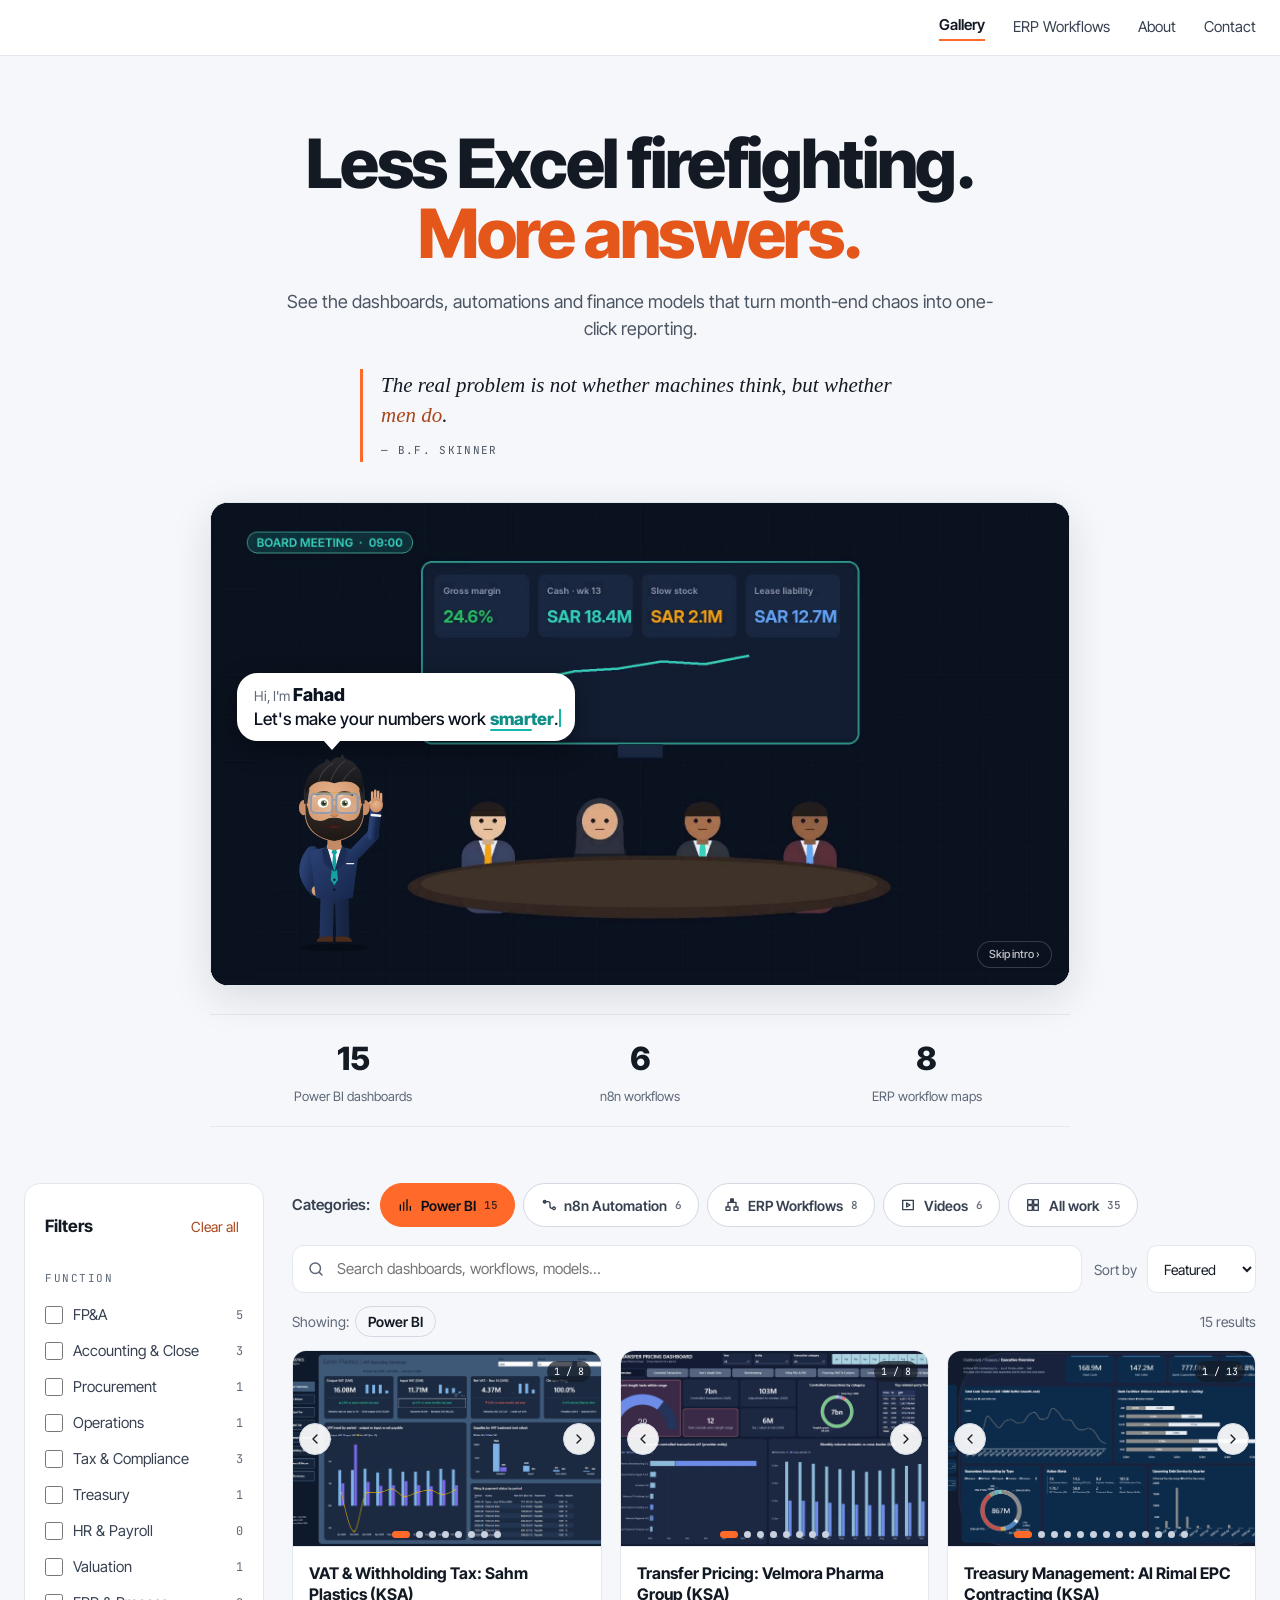
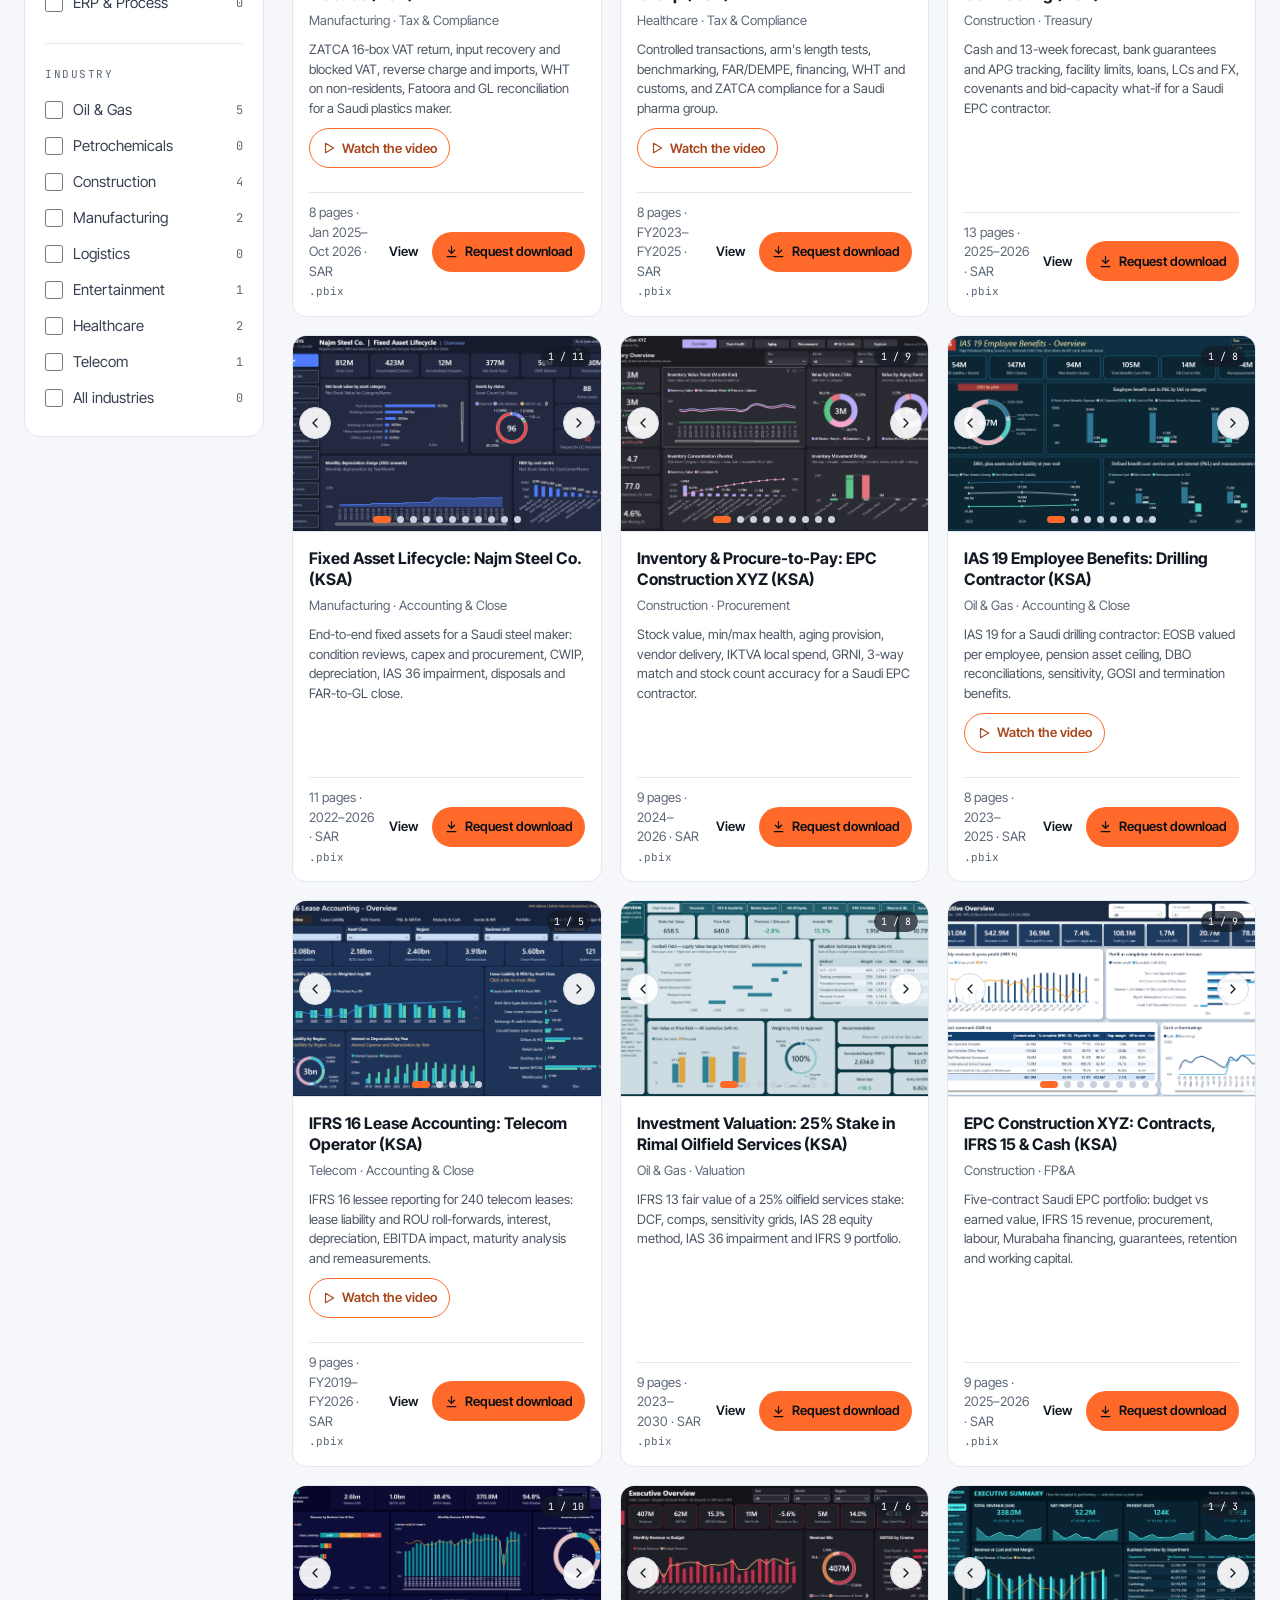
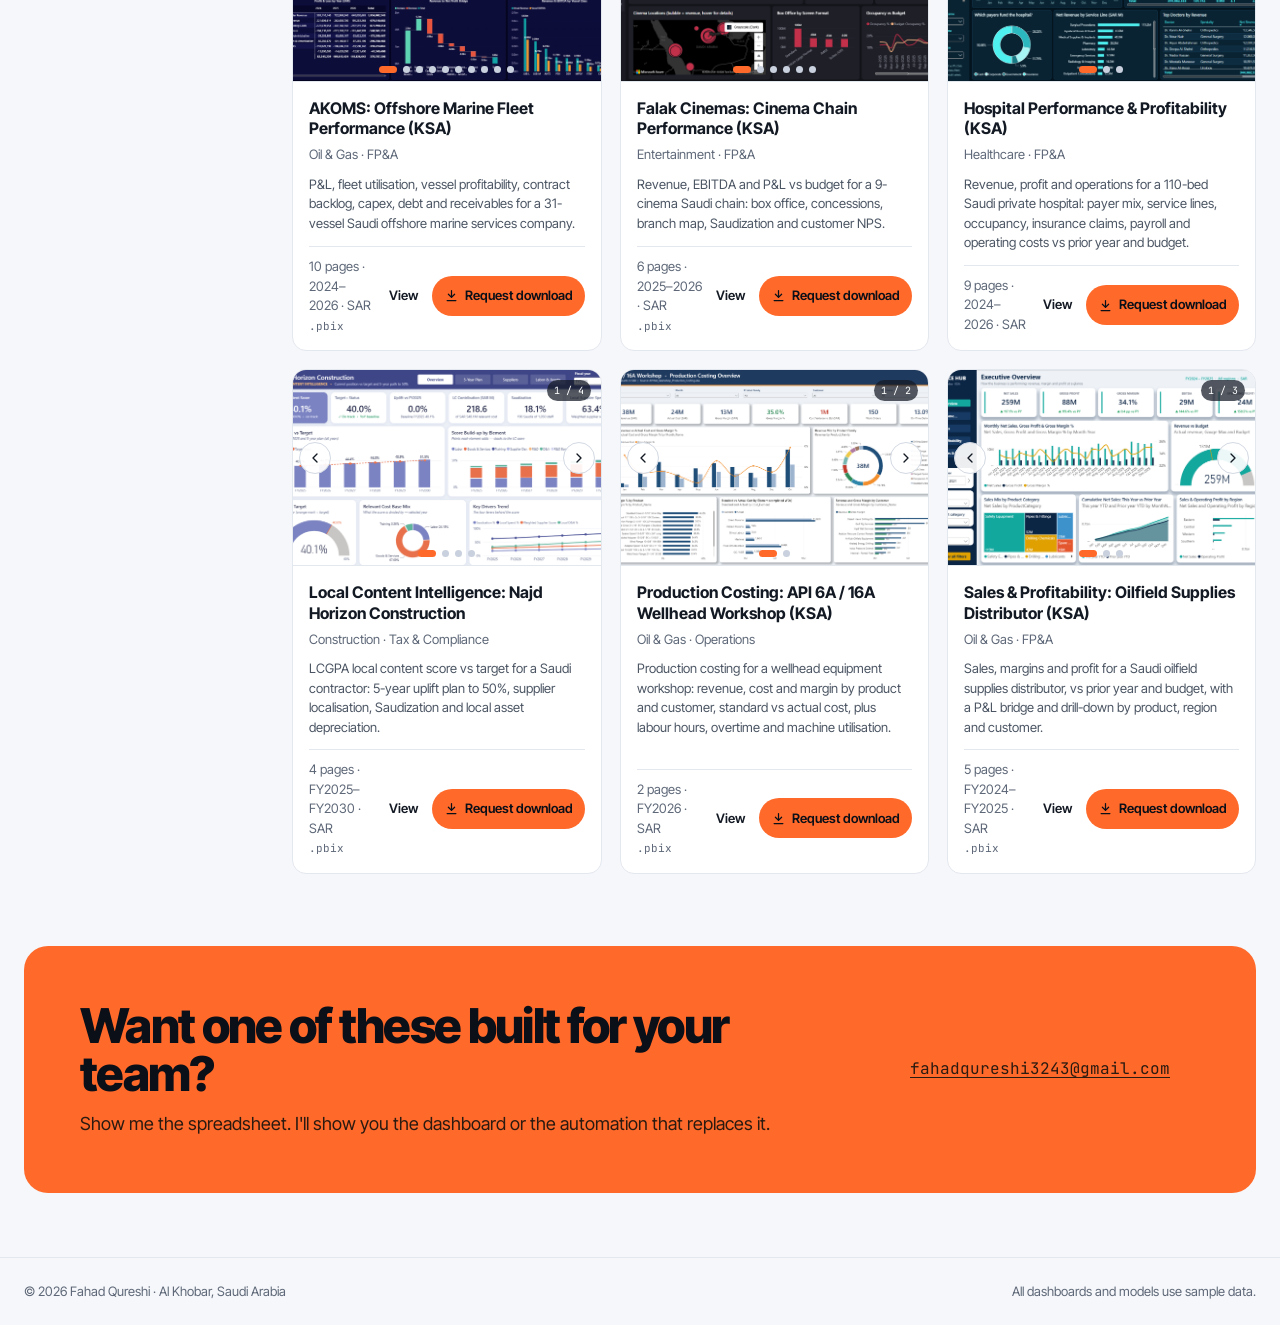
<file: index.html>
<!DOCTYPE html>
<html lang="en">
<head>
<meta charset="utf-8">
<meta name="viewport" content="width=device-width, initial-scale=1">
<title>Fahad Qureshi — Finance Work Gallery</title>
<meta name="description" content="Power BI dashboards, n8n automations and ERP workflow maps built for CFOs and finance teams.">
<link rel="preconnect" href="https://fonts.googleapis.com">
<link rel="preconnect" href="https://fonts.gstatic.com" crossorigin>
<link href="https://fonts.googleapis.com/css2?family=Inter+Tight:wght@400;500;600;800&family=JetBrains+Mono:wght@400;600&display=swap" rel="stylesheet">
<link rel="stylesheet" href="assets/site.css?v=20261124a">
</head>
<body>
<header class="top">
  <nav aria-label="Main">
    <a href="index.html" aria-current="page">Gallery</a>
    <a href="erp-workflows.html">ERP Workflows</a>
    <a href="about.html">About</a>
    <a href="#contact">Contact</a>
  </nav>
</header>

<main>
  <section class="hero">
    <h1>Less Excel firefighting. <span class="hl">More answers.</span></h1>
    <p>See the dashboards, automations and finance models that turn month-end chaos into one-click reporting.</p>
    <blockquote class="hero-quote">
      <p>The real problem is not whether machines think, but whether <em>men do</em>.</p>
      <cite>— B.F. SKINNER</cite>
    </blockquote>
  </section>

  <section aria-label="Explainer video" class="wrap mk-stage"><div class="mk-bg"></div><div class="mk-glow"></div>
<div class="side l" aria-hidden="true"><p class="cap">Power BI · building live</p><div class="pbi">
 <div class="hd"><i><b style="height:6px"></b><b style="height:10px"></b><b style="height:14px"></b></i>Cash forecast · 13 weeks</div>
 <div class="kpi" id="kpi">SAR 0.0M</div><div class="sub">▲ no funding gap forecast</div>
 <div class="chart" id="bars"><div class="bar" data-h="42"></div><div class="bar" data-h="55"></div><div class="bar" data-h="48"></div><div class="bar" data-h="63"></div><div class="bar" data-h="58"></div><div class="bar" data-h="74"></div><div class="bar" data-h="88"></div>
  <svg class="ln" viewBox="0 0 260 150" preserveAspectRatio="none"><polyline id="ln" points="8,110 46,96 84,104 122,80 160,86 198,56 246,30"/></svg></div>
 <div class="tiles"><div class="t">Closing cash<b>SAR 18.4M</b></div><div class="t">Min balance<b>Week 7</b></div></div>
</div></div>
<div class="side r" aria-hidden="true"><p class="cap">n8n · running now</p><div class="n8n" id="flow">
 <div class="hd"><span>AP invoice automation</span><span class="live">● LIVE</span></div><div class="row" style="--c:#60a5fa"><div class="nd"><svg viewBox="0 0 24 24" fill="none" stroke-width="2" stroke-linecap="round" stroke-linejoin="round"><path d="M5 5.5h14a2 2 0 0 1 2 2v9a2 2 0 0 1-2 2H5a2 2 0 0 1-2-2v-9a2 2 0 0 1 2-2zM3.5 7l8.5 6 8.5-6"/></svg></div><div class="lb">Invoice received<small>Gmail · upload · WhatsApp</small></div></div><div class="row" style="--c:#a78bfa"><div class="nd"><svg viewBox="0 0 24 24" fill="none" stroke-width="2" stroke-linecap="round" stroke-linejoin="round"><path d="M12 3l1.9 4.6 4.6 1.9-4.6 1.9L12 16l-1.9-4.6-4.6-1.9 4.6-1.9z"/></svg></div><div class="lb">AI extracts data<small>Vendor · VAT · totals</small></div></div><div class="row" style="--c:#2dd4bf"><div class="nd"><svg viewBox="0 0 24 24" fill="none" stroke-width="2" stroke-linecap="round" stroke-linejoin="round"><path d="M4 8V5.5A1.5 1.5 0 0 1 5.5 4H8M16 4h2.5A1.5 1.5 0 0 1 20 5.5V8M20 16v2.5a1.5 1.5 0 0 1-1.5 1.5H16M8 20H5.5A1.5 1.5 0 0 1 4 18.5V16M8 12h8"/></svg></div><div class="lb">Duplicate check<small>ZATCA QR validated</small></div></div><div class="row" style="--c:#fb923c"><div class="nd"><svg viewBox="0 0 24 24" fill="none" stroke-width="2" stroke-linecap="round" stroke-linejoin="round"><path d="M9 6l-5 6 5 6M15 6l5 6-5 6"/></svg></div><div class="lb">3-way match<small>PO · GRN · invoice</small></div></div><div class="row" style="--c:#22c55e"><div class="nd"><svg viewBox="0 0 24 24" fill="none" stroke-width="2" stroke-linecap="round" stroke-linejoin="round"><path d="M3 12a9 9 0 1 0 18 0 9 9 0 1 0-18 0M8 12.5l3 3 5-6"/></svg></div><div class="lb">Approved<small>Budget owner · 1 click</small></div></div><div class="row" style="--c:#f2c811"><div class="nd"><svg viewBox="0 0 24 24" fill="none" stroke-width="2" stroke-linecap="round" stroke-linejoin="round"><path d="M4 12h4v8.5H4zM10 7.5h4v13h-4zM16 3.5h4v17h-4z"/></svg></div><div class="lb">Power BI refreshed<small>AP dashboard updated</small></div></div>
 <div class="ft"><span id="step">Waiting for invoice…</span><span class="ok" id="ok">✓ Done in 42s</span></div>
</div></div><div class="hero-video" style="max-width:860px;margin:8px auto 0"><video style="display:block;width:100%;max-width:100%;height:auto" src="/videos/cfo-visibility-explainer.mp4?v=20261124" poster="/images/cfo-visibility-explainer-poster.jpg" autoplay muted loop playsinline controls preload="metadata" aria-label="60-second explainer: how Power BI and automation give CFOs real-time visibility"></video><div class="fqa" id="fqa" aria-label="Fahad introduces the gallery. Click to skip to the video.">
<img class="fqa-bg" src="/images/hero-board-fahad.jpg" alt="">
<div class="fqa-glow" id="fqa-glow"></div>
<svg class="fqa-av" id="fqa-avatar" viewBox="0 0 600 1000" xmlns="http://www.w3.org/2000/svg" aria-hidden="true">
<defs>
<radialGradient id="fqa-skin" cx="45%" cy="40%" r="65%"><stop offset="0" stop-color="#e8b48c"/><stop offset=".7" stop-color="#d49a72"/><stop offset="1" stop-color="#b97f5a"/></radialGradient>
<linearGradient id="fqa-suit" x1="0" y1="0" x2="1" y2="1"><stop offset="0" stop-color="#2b4275"/><stop offset="1" stop-color="#16264a"/></linearGradient>
<linearGradient id="fqa-pants" x1="0" y1="0" x2="1" y2="0"><stop offset="0" stop-color="#22355f"/><stop offset="1" stop-color="#15223f"/></linearGradient>
<linearGradient id="fqa-hair" x1="0" y1="0" x2="0" y2="1"><stop offset="0" stop-color="#2e2e33"/><stop offset="1" stop-color="#121214"/></linearGradient>
<linearGradient id="fqa-beard" x1="0" y1="0" x2="0" y2="1"><stop offset="0" stop-color="#2a2522"/><stop offset="1" stop-color="#151211"/></linearGradient>
<linearGradient id="fqa-lens" x1="0" y1="0" x2="1" y2="1"><stop offset="0" stop-color="#cfe6ff" stop-opacity=".28"/><stop offset=".5" stop-color="#ffffff" stop-opacity=".05"/><stop offset="1" stop-color="#cfe6ff" stop-opacity=".22"/></linearGradient>
</defs>
<ellipse cx="300" cy="978" rx="170" ry="18" fill="#000" opacity=".3"/>
<path d="M232 700 L226 945 L292 945 L298 760 L304 760 L310 945 L376 945 L370 700 Z" fill="url(#fqa-pants)"/>
<path d="M300 760 L300 940" stroke="#0f1830" stroke-width="3"/>
<path d="M214 940 q8 -18 40 -18 h40 v26 h-82 z" fill="#4a2c1d"/>
<path d="M386 940 q-8 -18 -40 -18 h-40 v26 h82 z" fill="#4a2c1d"/>
<path d="M190 505 Q120 600 205 690" fill="none" stroke="url(#fqa-suit)" stroke-width="64" stroke-linecap="round"/>
<circle cx="214" cy="694" r="27" fill="url(#fqa-skin)"/>
<path d="M178 500 Q300 452 422 500 L392 730 Q300 752 208 730 Z" fill="url(#fqa-suit)"/>
<path d="M262 470 L300 600 L338 470 Z" fill="#f4f6fa"/>
<path d="M292 488 L308 488 L314 506 L306 515 L318 640 L300 668 L282 640 L294 515 L286 506 Z" fill="#14a3a0"/>
<path d="M262 470 L300 600 L250 560 L238 494 Z" fill="#1b2d55"/>
<path d="M338 470 L300 600 L350 560 L362 494 Z" fill="#1b2d55"/>
<circle cx="300" cy="640" r="6" fill="#0d1730"/><circle cx="300" cy="690" r="6" fill="#0d1730"/>
<path d="M362 560 h34" stroke="#e9eef6" stroke-width="7" stroke-linecap="round"/>
<g id="fqa-armR">
<path d="M408 505 L492 418" fill="none" stroke="url(#fqa-suit)" stroke-width="62" stroke-linecap="round"/>
<g id="fqa-foreR">
<path d="M492 418 L506 300" fill="none" stroke="url(#fqa-suit)" stroke-width="56" stroke-linecap="round"/>
<path d="M486 318 L528 322" stroke="#f4f6fa" stroke-width="12" stroke-linecap="round"/>
<g fill="url(#fqa-skin)">
<ellipse cx="508" cy="268" rx="34" ry="38"/>
<rect x="482" y="200" width="13" height="50" rx="6.5"/>
<rect x="497" y="192" width="13" height="56" rx="6.5"/>
<rect x="512" y="196" width="13" height="54" rx="6.5"/>
<rect x="527" y="208" width="12" height="46" rx="6"/>
<rect x="465" y="250" width="34" height="14" rx="7" transform="rotate(-35 480 257)"/>
</g>
</g>
</g>
<path d="M268 410 L332 410 L336 486 Q300 500 264 486 Z" fill="#c48a63"/>
<g id="fqa-head">
<ellipse cx="148" cy="282" rx="24" ry="38" fill="#c98e67"/>
<ellipse cx="452" cy="282" rx="24" ry="38" fill="#c98e67"/>
<path d="M152 230 Q150 110 300 100 Q450 110 448 230 L446 330 Q430 430 300 452 Q170 430 154 330 Z" fill="url(#fqa-skin)"/>
<path d="M156 250 L158 330 Q178 428 300 448 Q422 428 442 330 L444 250 L430 288 Q426 326 400 342 Q372 352 350 344 Q326 330 300 332 Q274 330 250 344 Q228 352 200 342 Q174 326 170 288 Z" fill="url(#fqa-beard)" opacity=".95"/>
<g id="fqa-mouth">
<path d="M262 372 Q300 384 338 372 Q300 392 262 372 Z" fill="#7a3b33"/>
<ellipse id="fqa-mouthOpen" cx="300" cy="382" rx="34" ry="22" fill="#4a1714"/>
<path id="fqa-teeth" d="M276 371 Q300 377 324 371 L322 379 Q300 383 278 379 Z" fill="#fff"/>
<path d="M258 370 Q300 382 342 370" stroke="#3a1d18" stroke-width="5" fill="none" stroke-linecap="round"/>
</g>
<path d="M292 268 Q284 312 278 322 Q300 336 322 322 Q316 312 308 268" fill="#c48760" opacity=".65"/>
<path d="M282 322 Q300 330 318 322" stroke="#9c6346" stroke-width="3" fill="none" stroke-linecap="round"/>
<g id="fqa-eyes">
<ellipse cx="244" cy="258" rx="27" ry="24" fill="#fff"/>
<ellipse cx="356" cy="258" rx="27" ry="24" fill="#fff"/>
<g id="fqa-pup"><circle cx="248" cy="260" r="15" fill="#5c6b3f"/><circle cx="352" cy="260" r="15" fill="#5c6b3f"/>
<circle cx="248" cy="260" r="8" fill="#141414"/><circle cx="352" cy="260" r="8" fill="#141414"/>
<circle cx="253" cy="254" r="4.5" fill="#fff"/><circle cx="357" cy="254" r="4.5" fill="#fff"/></g>
<rect id="fqa-lidL" x="214" y="232" width="60" height="52" fill="#d39a72"/>
<rect id="fqa-lidR" x="326" y="232" width="60" height="52" fill="#d39a72"/>
</g>
<g id="fqa-brows" fill="#1a1716">
<path d="M206 220 Q240 200 280 214 L278 226 Q242 214 208 232 Z"/>
<path d="M394 220 Q360 200 320 214 L322 226 Q358 214 392 232 Z"/>
</g>
<g id="fqa-glasses">
<rect x="184" y="212" width="106" height="96" rx="20" fill="url(#fqa-lens)" stroke="#8d9bb0" stroke-width="10" stroke-opacity=".95"/>
<rect x="310" y="212" width="106" height="96" rx="20" fill="url(#fqa-lens)" stroke="#8d9bb0" stroke-width="10" stroke-opacity=".95"/>
<path d="M290 246 Q300 238 310 246" stroke="#8d9bb0" stroke-width="7" fill="none"/>
<path d="M200 208 L400 208" stroke="#c9a85c" stroke-width="4"/>
<path d="M184 230 L156 236" stroke="#8d9bb0" stroke-width="7"/>
<path d="M416 230 L444 236" stroke="#8d9bb0" stroke-width="7"/>
<path d="M196 226 L216 220" stroke="#fff" stroke-width="5" stroke-linecap="round" opacity=".55"/>
<path d="M322 226 L342 220" stroke="#fff" stroke-width="5" stroke-linecap="round" opacity=".55"/>
</g>
<path d="M150 262 Q140 180 168 150 L176 196 Q170 220 166 262 Z" fill="#26262a"/>
<path d="M450 262 Q460 180 432 150 L424 196 Q430 220 434 262 Z" fill="#26262a"/>
<path d="M158 215 Q146 140 190 104 Q210 70 250 58 L262 38 L282 54 Q300 28 330 32 L340 14 L354 38 Q394 46 416 80 Q448 110 442 215 Q424 168 386 156 Q340 146 300 160 Q252 144 214 156 Q176 168 158 215 Z" fill="url(#fqa-hair)"/>
<path d="M222 150 Q238 92 292 62 M282 148 Q306 84 352 50 M344 146 Q376 98 404 84" stroke="#4a4a52" stroke-width="5" fill="none" stroke-linecap="round" opacity=".7"/>
</g>
</svg>
<svg class="fqa-ptr" viewBox="0 0 1920 1080" aria-hidden="true"><g id="fqa-ptr" opacity="0"><path d="M324 782 L470 430" stroke="#22365f" stroke-width="38" stroke-linecap="round"/><path d="M438 460 L471 474" stroke="#f4f6fa" stroke-width="9" stroke-linecap="round"/><circle cx="470" cy="430" r="22" fill="#d49a72"/></g></svg>
<div class="fqa-bub" id="fqa-bub"><span class="fqa-hi">Hi, I'm <b>Fahad</b></span><span class="fqa-msg"><span class="fqa-ghost">Let's make your numbers work <em>smarter</em>.</span><span class="fqa-live" id="fqa-msg"></span></span></div>
<button class="fqa-skip" id="fqa-skip" type="button">Skip intro ›</button>
</div></div></section>

  <div class="wrap"><div class="statrow" id="stats" style="margin-top:28px"></div></div>

  <section class="gallery" id="work" aria-label="Work">
    <aside class="filters" aria-label="Filters">
      <div class="head"><b>Filters</b><span class="headbtns"><button type="button" class="linkbtn" data-clear>Clear all</button><button type="button" class="fclose" data-fclose aria-label="Close filters">✕</button></span></div>
      <fieldset><legend>FUNCTION</legend><div id="fnList"></div></fieldset>
      <div class="divider"></div>
      <fieldset><legend>INDUSTRY</legend><div id="indList"></div></fieldset>
      <button type="button" class="btn-dark fapply" data-fclose>Show results</button>
    </aside>
    <div class="fbackdrop" data-fclose hidden></div>

    <div class="main">
      <div class="tabsrow"><b>Categories:</b><div class="tabs" role="tablist" aria-label="Categories" id="tabs"></div></div>
      <div class="searchrow">
        <label class="search" for="q">
          <svg width="18" height="18" viewBox="0 0 24 24" fill="none" stroke="#5E6878" stroke-width="2" stroke-linecap="round" stroke-linejoin="round" aria-hidden="true"><circle cx="11" cy="11" r="7"></circle><path d="m20 20-3.5-3.5"></path></svg>
          <span class="sr">Search projects</span>
          <input type="search" id="q" placeholder="Search dashboards, workflows, models…">
        </label>
        <button type="button" class="filterbtn" id="filterBtn" aria-expanded="false"><svg width="18" height="18" viewBox="0 0 24 24" fill="none" stroke="currentColor" stroke-width="2" stroke-linecap="round" aria-hidden="true"><path d="M4 6h16M7 12h10M10 18h4"></path></svg>Filters<span class="fcount" id="fcount" hidden></span></button>
        <label class="sort" for="sort">Sort by
          <select id="sort"><option value="featured">Featured</option><option value="az">Name A–Z</option></select>
        </label>
      </div>
      <div class="showing"><span>Showing:<b id="showing">Power BI</b></span><span id="count"></span></div>
      <div class="cards" id="cards"></div>
      <div class="soon" id="soon" hidden><span class="eyebrow">In progress</span><b>Coming soon</b></div>
      <div class="empty" id="empty" hidden><b>No projects match these filters.</b><button type="button" class="btn-accent" data-clear>Clear filters</button></div>
    </div>
  </section>

  <section class="band" id="contact">
    <div>
      <div class="txt">
        <h2>Want one of these built for your team?</h2>
        <p>Show me the spreadsheet. I'll show you the dashboard or the automation that replaces it.</p>
      </div>
      <div class="act">
        <a class="mail" href="mailto:fahadqureshi3243@gmail.com">fahadqureshi3243@gmail.com</a>
      </div>
    </div>
  </section>
</main>

<footer><div><span>© 2026 Fahad Qureshi · Al Khobar, Saudi Arabia</span><span>All dashboards and models use sample data.</span></div></footer>

<div class="flowdlg" id="flowDlg" role="dialog" aria-modal="true" aria-labelledby="flowTitle" hidden>
  <div class="flowin">
    <div class="flowhead"><span id="flowTitle">n8n workflow</span><button type="button" id="flowClose"><svg width="16" height="16" viewBox="0 0 24 24" fill="none" stroke="currentColor" stroke-width="2" stroke-linecap="round" aria-hidden="true"><path d="M6 6l12 12M18 6L6 18"></path></svg>Close</button></div>
    <div id="flowHost"></div>
  </div>
</div>

<div class="viewer" id="viewer" role="dialog" aria-modal="true" aria-labelledby="vCap" hidden>
  <div class="vtop"><span id="vCap"></span><span class="vbtns"><button type="button" class="vrel" id="vRel" hidden></button><button type="button" id="vClose"><svg width="16" height="16" viewBox="0 0 24 24" fill="none" stroke="currentColor" stroke-width="2" stroke-linecap="round" aria-hidden="true"><path d="M6 6l12 12M18 6L6 18"></path></svg>Close</button></span></div>
  <div class="vbody">
    <button type="button" class="varrow" id="vPrev" aria-label="Previous screenshot"><svg width="22" height="22" viewBox="0 0 24 24" fill="none" stroke="currentColor" stroke-width="2" stroke-linecap="round" stroke-linejoin="round" aria-hidden="true"><path d="m15 6-6 6 6 6"></path></svg></button>
    <img id="vImg" alt="">
    <button type="button" class="varrow" id="vNext" aria-label="Next screenshot"><svg width="22" height="22" viewBox="0 0 24 24" fill="none" stroke="currentColor" stroke-width="2" stroke-linecap="round" stroke-linejoin="round" aria-hidden="true"><path d="m9 6 6 6-6 6"></path></svg></button>
  </div>
</div>

<div class="viewer" id="vidDlg" role="dialog" aria-modal="true" aria-labelledby="vidCap" hidden>
  <div class="vtop"><span id="vidCap"></span><span class="vbtns"><button type="button" class="vrel" id="vidRel" hidden></button><button type="button" id="vidClose"><svg width="16" height="16" viewBox="0 0 24 24" fill="none" stroke="currentColor" stroke-width="2" stroke-linecap="round" aria-hidden="true"><path d="M6 6l12 12M18 6L6 18"></path></svg>Close</button></span></div>
  <div class="vbody"><video id="vidPlayer" controls playsinline preload="metadata"></video></div>
</div>

<script src="assets/dc-lite.js"></script>
<script src="data/mocks.js"></script>
<script src="data/erp-data.js"></script>
<script src="assets/gallery.js?v=20261122c"></script>
<script src="assets/hero-sides.js?v=20261122"></script>
<script src="assets/hero-avatar.js?v=20261124"></script>
<script>
(function () {
  var aside = document.querySelector('.filters'), btn = document.getElementById('filterBtn'),
      bd = document.querySelector('.fbackdrop'), fc = document.getElementById('fcount');
  if (!aside || !btn) return;
  function setOpen(o) {
    aside.classList.toggle('open', o); bd.hidden = !o; btn.setAttribute('aria-expanded', o ? 'true' : 'false');
    document.body.classList.toggle('noscroll', o);
  }
  function count() {
    var n = aside.querySelectorAll('input:checked').length;
    fc.textContent = n; fc.hidden = !n;
  }
  btn.addEventListener('click', function () { setOpen(true); });
  Array.prototype.forEach.call(document.querySelectorAll('[data-fclose]'), function (b) { b.addEventListener('click', function () { setOpen(false); }); });
  aside.addEventListener('change', count);
  Array.prototype.forEach.call(document.querySelectorAll('[data-clear]'), function (b) { b.addEventListener('click', function () { setTimeout(count, 0); }); });
  document.addEventListener('keydown', function (e) { if (e.key === 'Escape') setOpen(false); });
})();
</script>
</body>
</html>
</file>
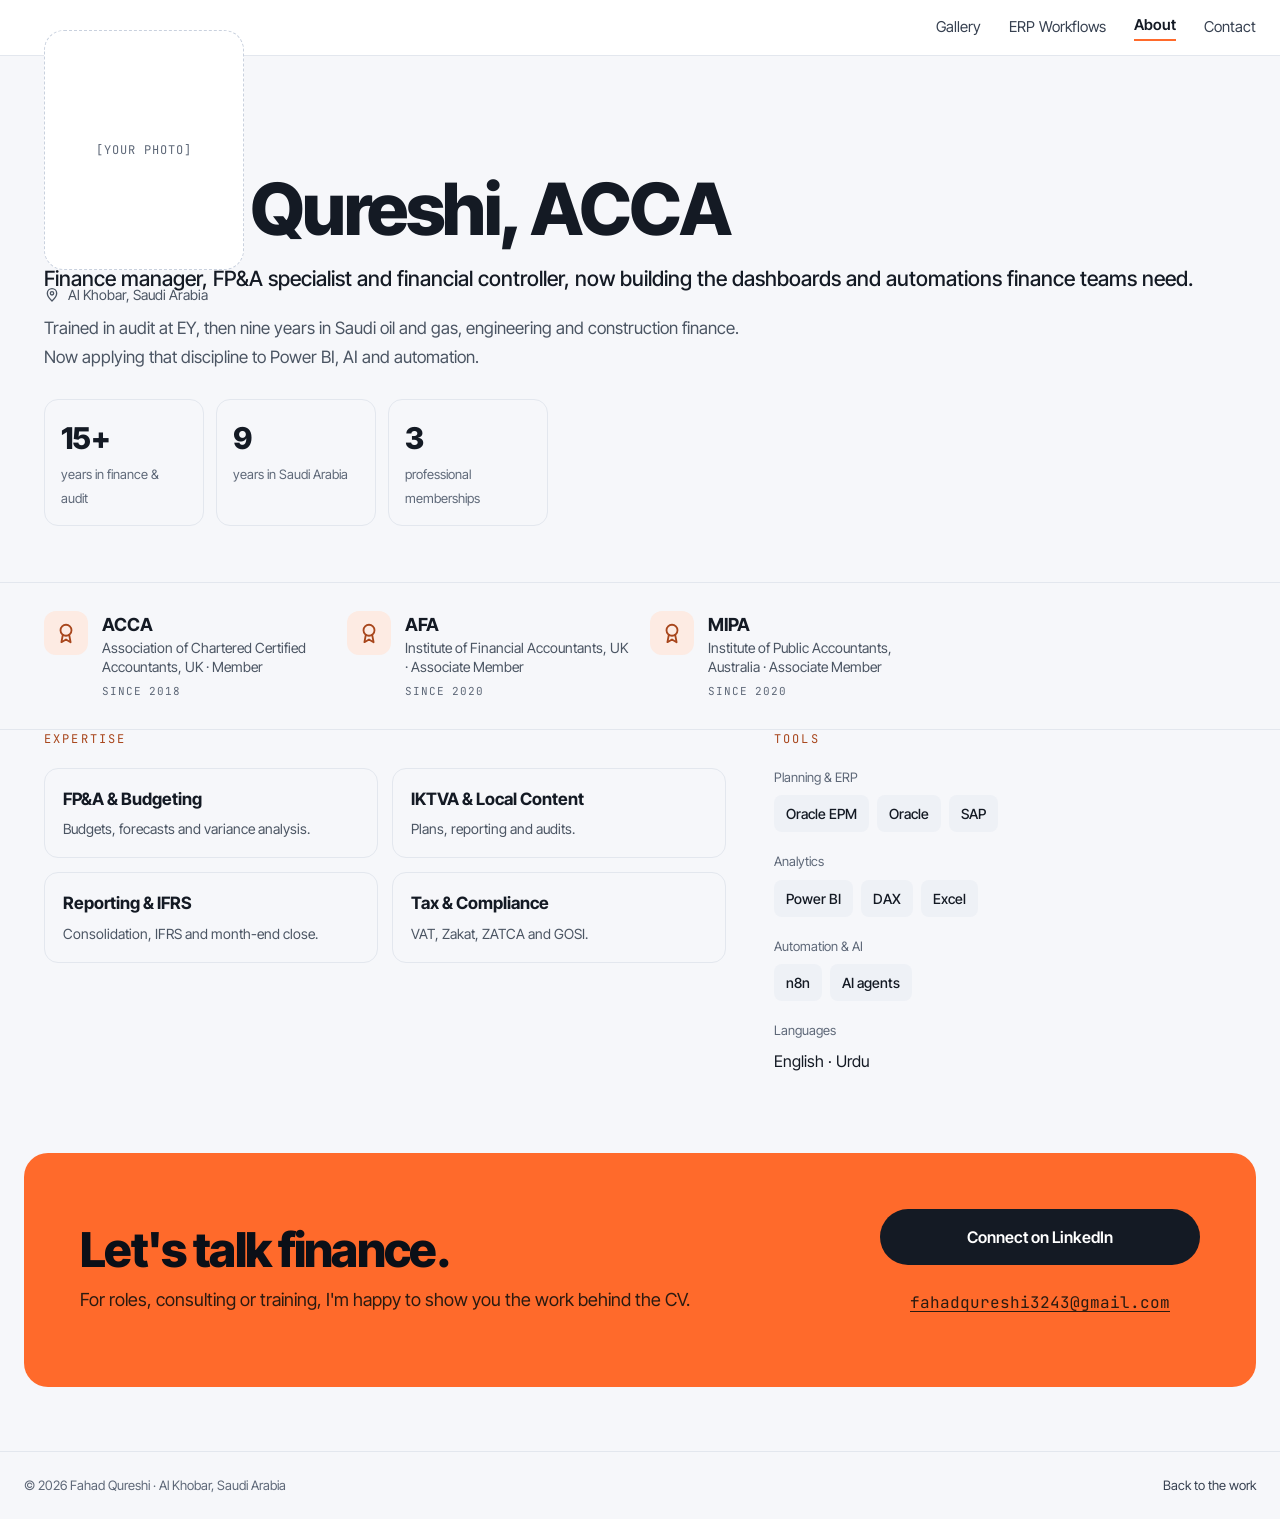
<file: about.html>
<!DOCTYPE html>
<html lang="en">
<head>
<meta charset="utf-8">
<meta name="viewport" content="width=device-width, initial-scale=1">
<title>About Fahad Qureshi</title>
<meta name="description" content="Fahad Qureshi, ACCA: finance manager, FP&amp;A specialist and financial controller building dashboards and automations for finance teams.">
<link rel="preconnect" href="https://fonts.googleapis.com">
<link rel="preconnect" href="https://fonts.gstatic.com" crossorigin>
<link href="https://fonts.googleapis.com/css2?family=Inter+Tight:wght@400;500;600;800&family=JetBrains+Mono:wght@400;600&display=swap" rel="stylesheet">
<link rel="stylesheet" href="assets/site.css?v=20261122">
</head>
<body>
<header class="top">
  <nav aria-label="Main">
    <a href="index.html">Gallery</a>
    <a href="erp-workflows.html">ERP Workflows</a>
    <a href="about.html" aria-current="page">About</a>
    <a href="#contact">Contact</a>
  </nav>
</header>

<main>
  <section class="about-hero">
    <div class="side">
      <!-- Photo and CV are set in the admin screen (Site settings). -->
      <div class="photo" id="photo">[YOUR PHOTO]</div>
      <div class="place"><svg width="16" height="16" viewBox="0 0 24 24" fill="none" stroke="currentColor" stroke-width="2" stroke-linecap="round" stroke-linejoin="round" aria-hidden="true"><path d="M12 21s-7-6.2-7-11.5A7 7 0 0 1 19 9.5C19 14.8 12 21 12 21z"></path><circle cx="12" cy="9.5" r="2.5"></circle></svg>Al Khobar, Saudi Arabia</div>
    </div>
    <div class="txt">
      <div class="eyebrow">About me</div>
      <h1>Fahad Qureshi, ACCA</h1>
      <p class="lead">Finance manager, FP&amp;A specialist and financial controller, now building the dashboards and automations finance teams need.</p>
      <p class="more">Trained in audit at EY, then nine years in Saudi oil and gas, engineering and construction finance. Now applying that discipline to Power BI, AI and automation.</p>
      <div class="mini">
        <div><b>15+</b><span>years in finance &amp; audit</span></div>
        <div><b>9</b><span>years in Saudi Arabia</span></div>
        <div><b>3</b><span>professional memberships</span></div>
      </div>
    </div>
  </section>

  <section class="creds" aria-label="Credentials">
    <div>
      <div class="cred"><span class="ic"><svg width="22" height="22" viewBox="0 0 24 24" fill="none" stroke="currentColor" stroke-width="2" stroke-linecap="round" stroke-linejoin="round" aria-hidden="true"><circle cx="12" cy="9" r="6"></circle><path d="M8.5 14.2 7 22l5-3 5 3-1.5-7.8"></path></svg></span><div><b>ACCA</b><span>Association of Chartered Certified Accountants, UK · Member</span><small>SINCE 2018</small></div></div>
      <div class="cred"><span class="ic"><svg width="22" height="22" viewBox="0 0 24 24" fill="none" stroke="currentColor" stroke-width="2" stroke-linecap="round" stroke-linejoin="round" aria-hidden="true"><circle cx="12" cy="9" r="6"></circle><path d="M8.5 14.2 7 22l5-3 5 3-1.5-7.8"></path></svg></span><div><b>AFA</b><span>Institute of Financial Accountants, UK · Associate Member</span><small>SINCE 2020</small></div></div>
      <div class="cred"><span class="ic"><svg width="22" height="22" viewBox="0 0 24 24" fill="none" stroke="currentColor" stroke-width="2" stroke-linecap="round" stroke-linejoin="round" aria-hidden="true"><circle cx="12" cy="9" r="6"></circle><path d="M8.5 14.2 7 22l5-3 5 3-1.5-7.8"></path></svg></span><div><b>MIPA</b><span>Institute of Public Accountants, Australia · Associate Member</span><small>SINCE 2020</small></div></div>
    </div>
  </section>


  <section class="split">
    <div style="flex:1 1 560px">
      <div class="eyebrow">Expertise</div>
      <div class="areas">
        <div><b>FP&amp;A &amp; Budgeting</b><span>Budgets, forecasts and variance analysis.</span></div>
        <div><b>IKTVA &amp; Local Content</b><span>Plans, reporting and audits.</span></div>
        <div><b>Reporting &amp; IFRS</b><span>Consolidation, IFRS and month-end close.</span></div>
        <div><b>Tax &amp; Compliance</b><span>VAT, Zakat, ZATCA and GOSI.</span></div>
      </div>
    </div>
    <div style="flex:1 1 340px">
      <div class="eyebrow">Tools</div>
      <div class="toolgrp"><span>Planning &amp; ERP</span><div class="chips"><span>Oracle EPM</span><span>Oracle</span><span>SAP</span></div></div>
      <div class="toolgrp"><span>Analytics</span><div class="chips"><span>Power BI</span><span>DAX</span><span>Excel</span></div></div>
      <div class="toolgrp"><span>Automation &amp; AI</span><div class="chips"><span>n8n</span><span>AI agents</span></div></div>
      <div class="toolgrp"><span>Languages</span><div>English · Urdu</div></div>
    </div>
  </section>

  <section class="band" id="contact">
    <div>
      <div class="txt">
        <h2>Let's talk finance.</h2>
        <p>For roles, consulting or training, I'm happy to show you the work behind the CV.</p>
      </div>
      <div class="act">
        <a class="btn-dark" href="https://www.linkedin.com/in/fahad-q/" target="_blank" rel="noopener">Connect on LinkedIn</a>
        <a class="outline" id="cvLink" href="#contact" hidden>Download CV (PDF)</a>
        <a class="mail" href="mailto:fahadqureshi3243@gmail.com">fahadqureshi3243@gmail.com</a>
      </div>
    </div>
  </section>
</main>

<footer><div><span>© 2026 Fahad Qureshi · Al Khobar, Saudi Arabia</span><a href="index.html">Back to the work</a></div></footer>
<script>
fetch('data/settings.json', { cache: 'no-cache' }).then(function (r) { return r.json(); }).then(function (s) {
  if (s.aboutPhoto) { var b = document.getElementById('photo'), i = document.createElement('img'); i.src = s.aboutPhoto; i.alt = 'Fahad Qureshi'; b.textContent = ''; b.style.border = '0'; b.style.padding = '0'; b.appendChild(i); }
  if (s.cv) { var a = document.getElementById('cvLink'); a.href = s.cv; a.hidden = false; a.setAttribute('download', ''); }
}).catch(function () {});
</script>
</body>
</html>
</file>
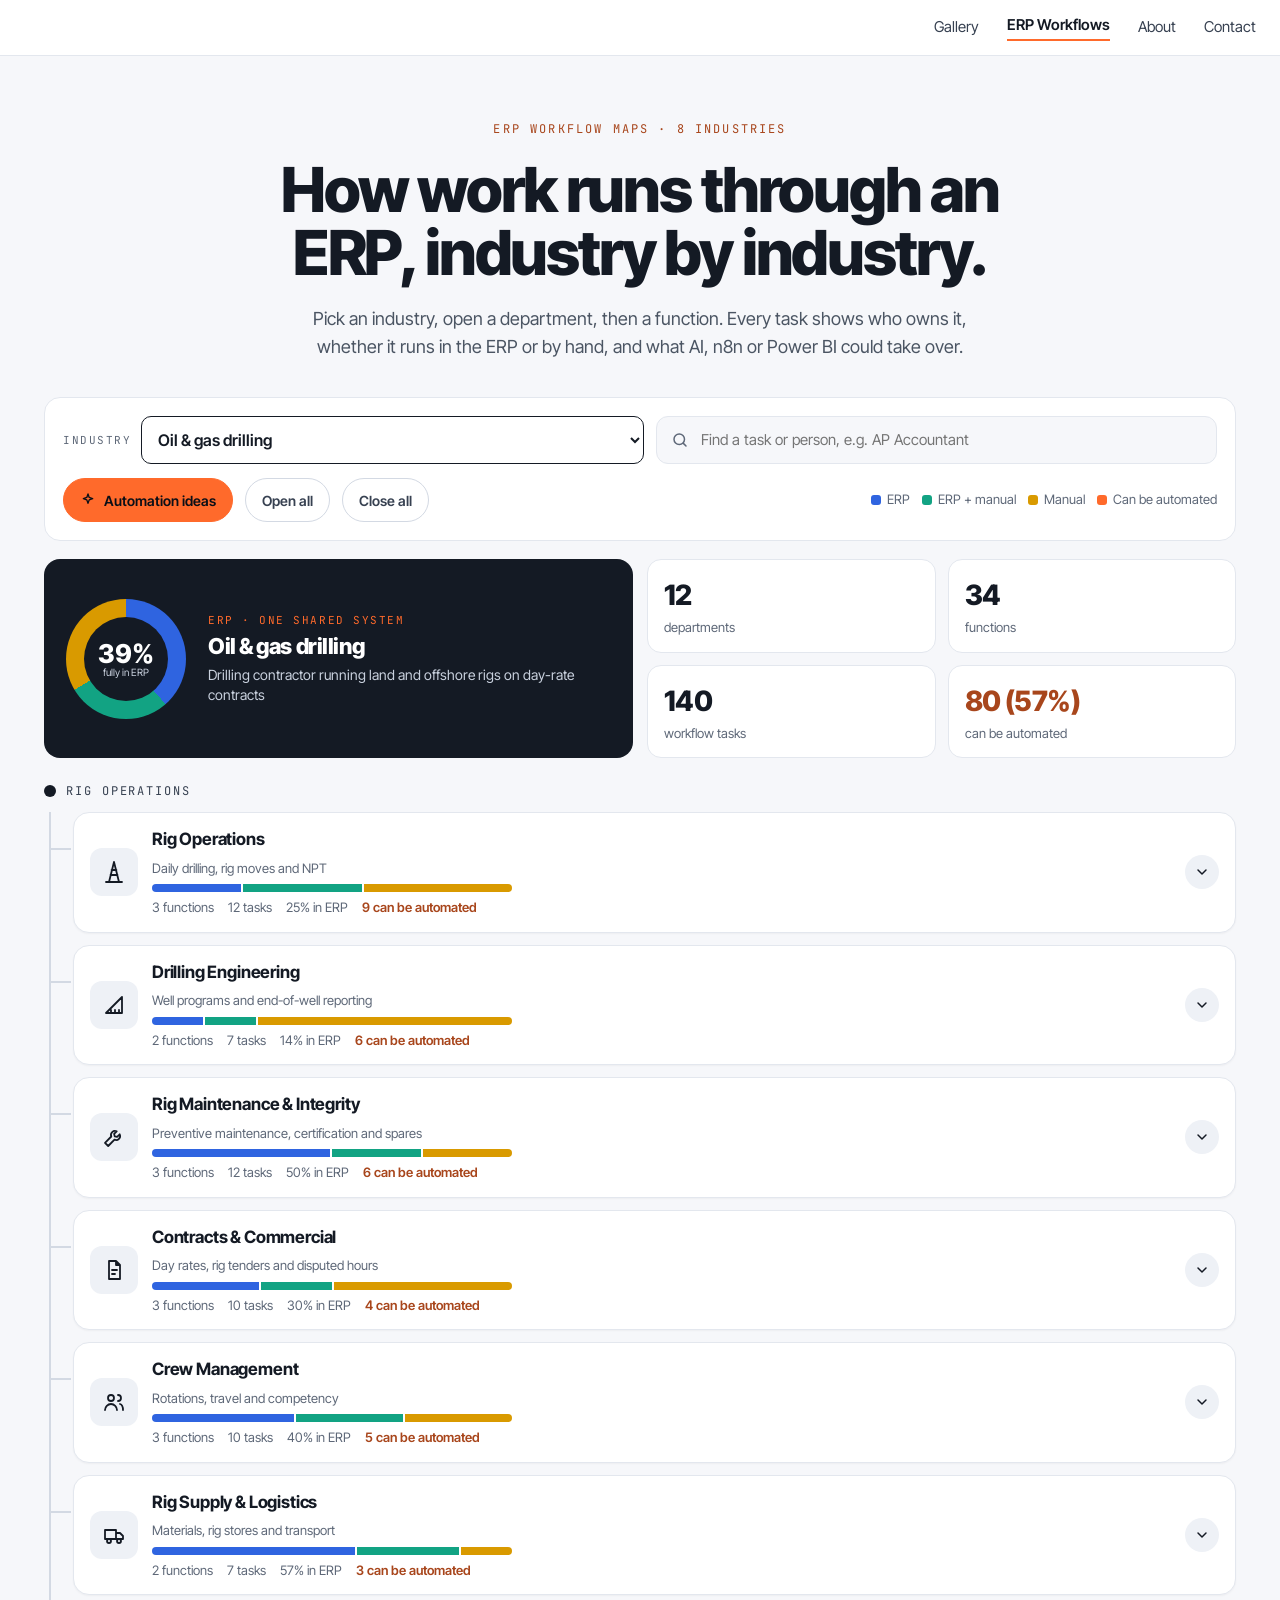
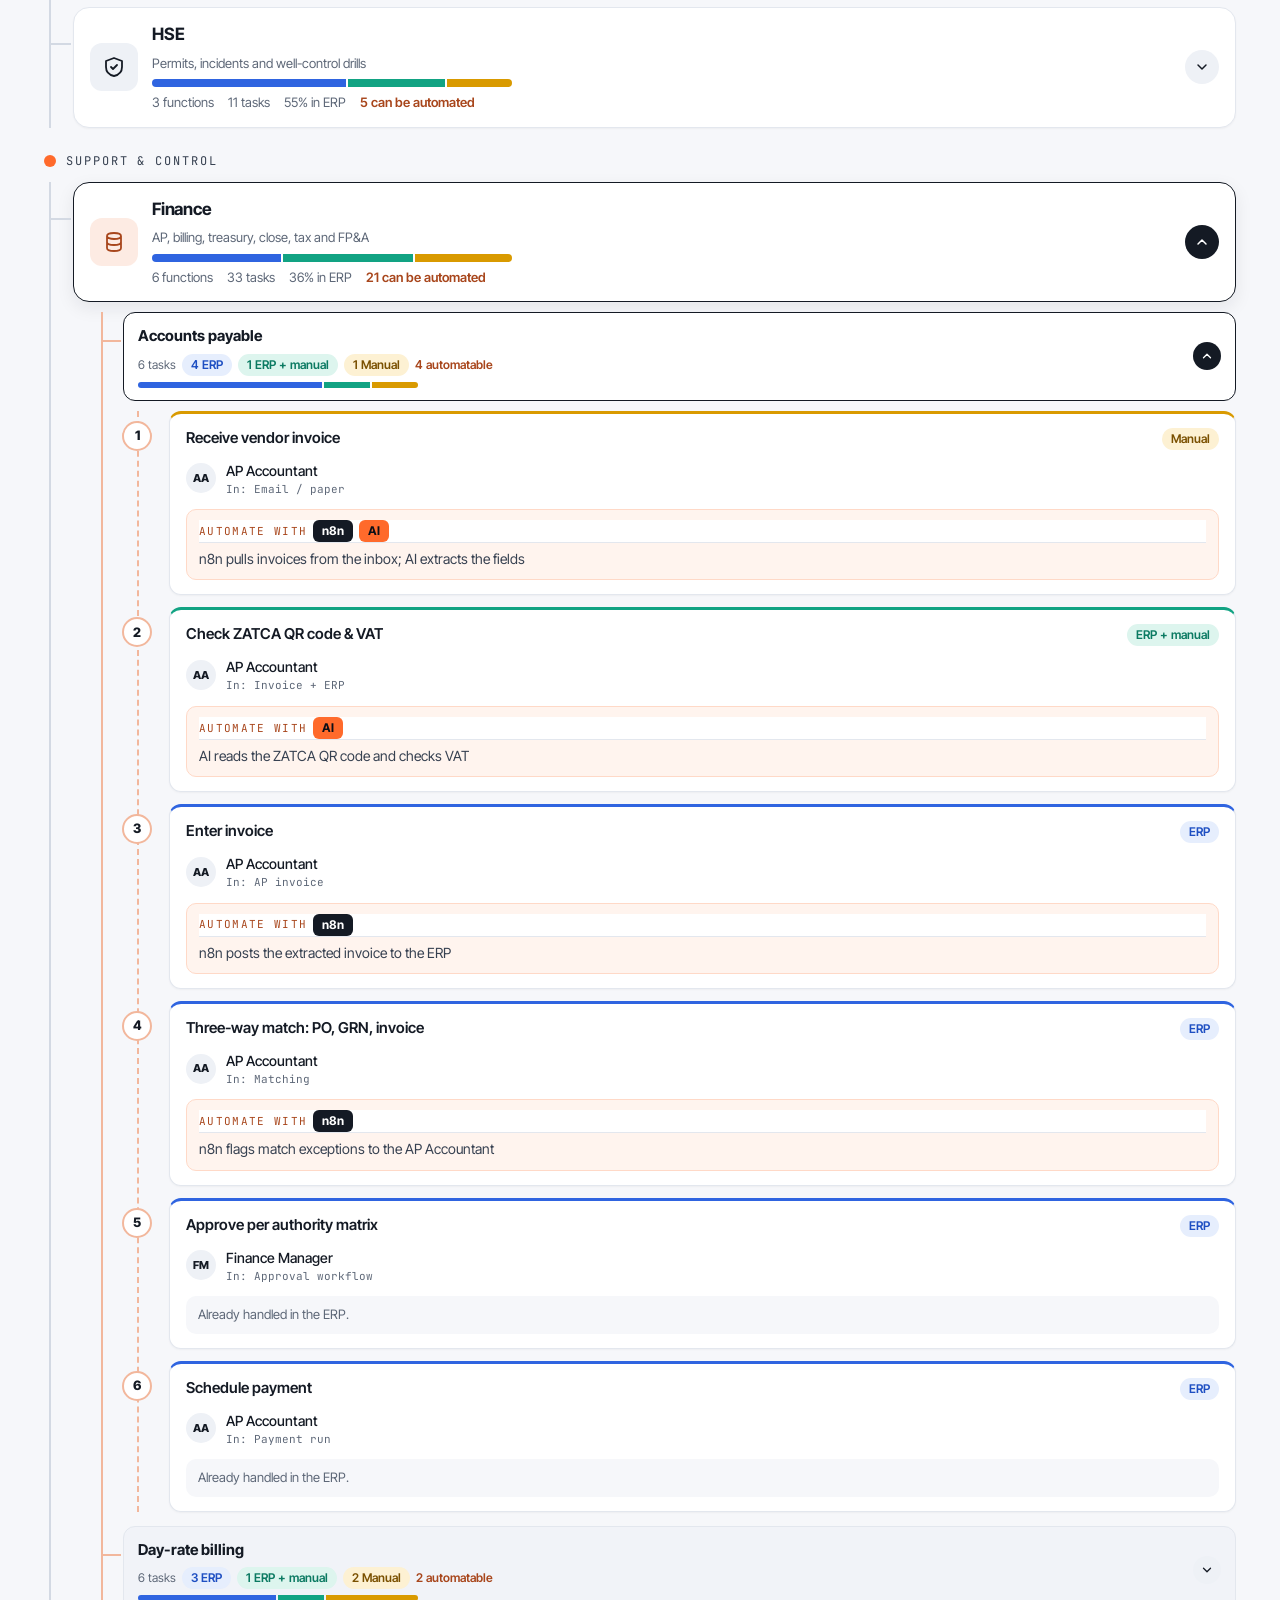
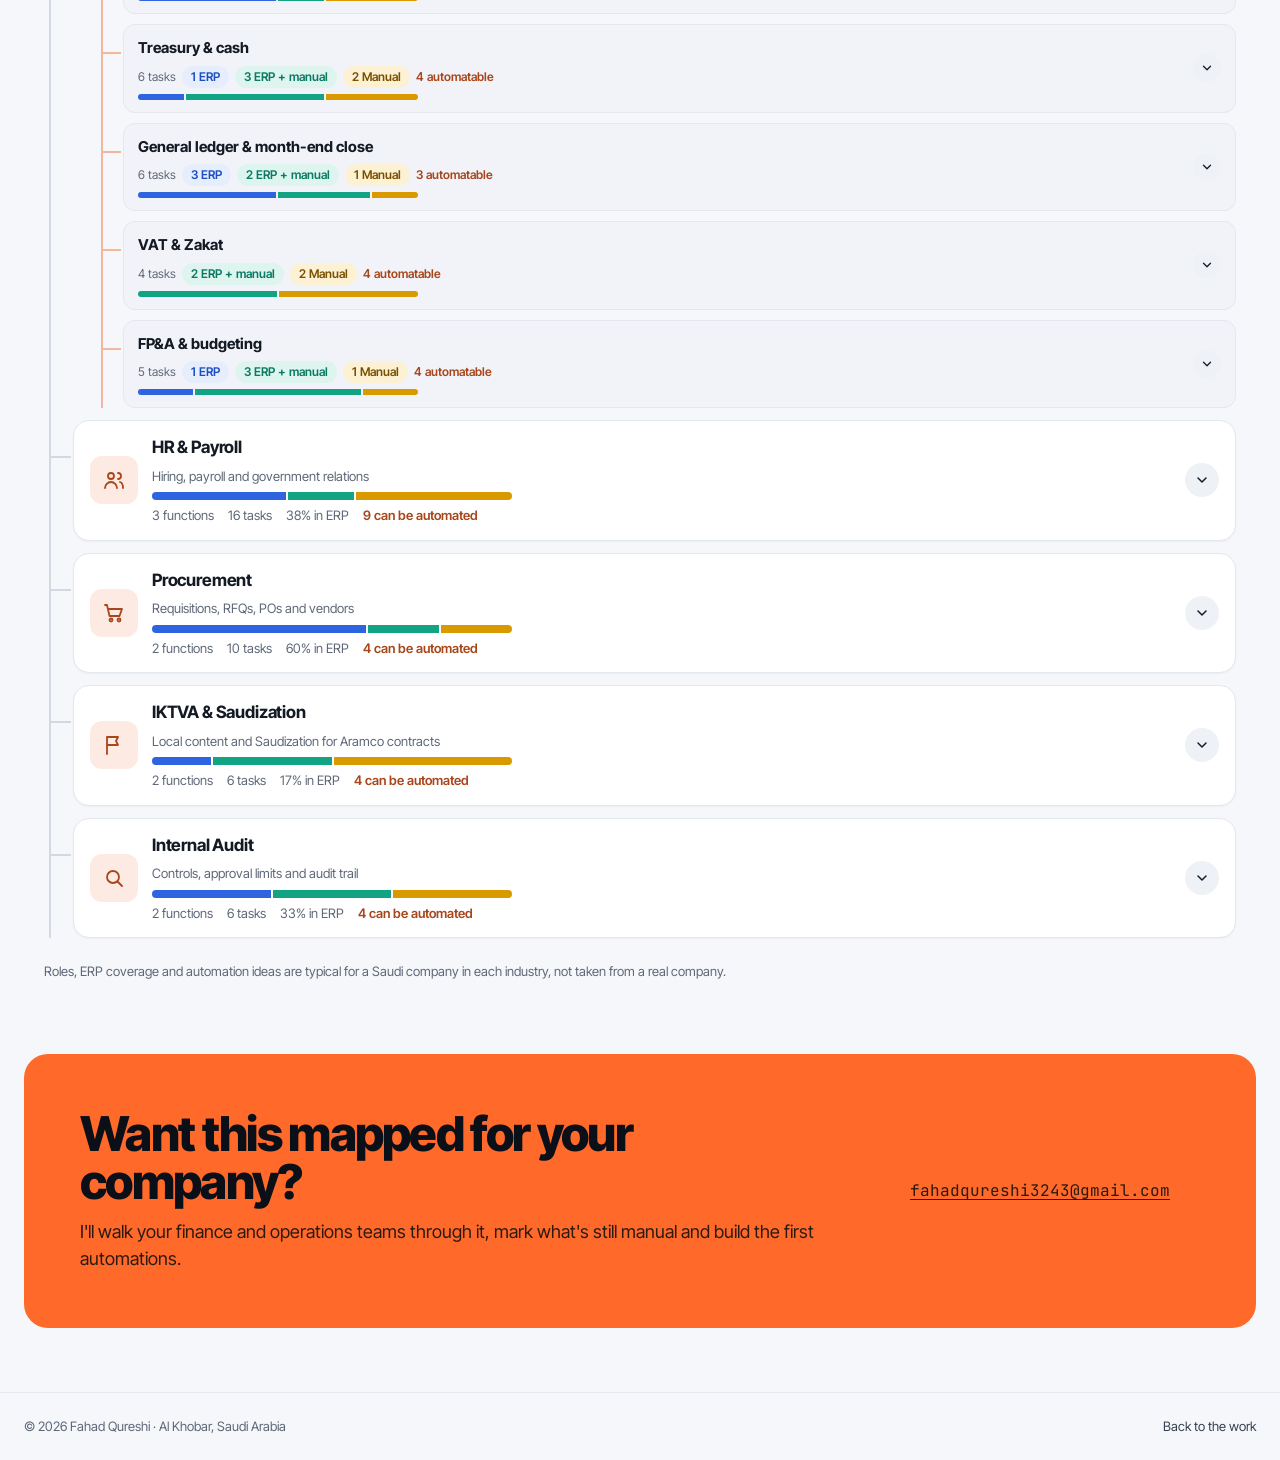
<file: erp-workflows.html>
<!DOCTYPE html>
<html lang="en">
<head>
<meta charset="utf-8">
<meta name="viewport" content="width=device-width, initial-scale=1">
<title>ERP Workflow Maps by Industry — Fahad Qureshi</title>
<meta name="description" content="How work runs through an ERP in eight industries: every task, its owner, ERP or manual, and what AI, n8n or Power BI could automate.">
<link rel="preconnect" href="https://fonts.googleapis.com">
<link rel="preconnect" href="https://fonts.gstatic.com" crossorigin>
<link href="https://fonts.googleapis.com/css2?family=Inter+Tight:wght@400;500;600;800&family=JetBrains+Mono:wght@400;600&display=swap" rel="stylesheet">
<link rel="stylesheet" href="assets/site.css?v=20261122">
<style>
.erp{max-width:1240px;margin:0 auto;padding:8px 24px 72px;display:flex;flex-direction:column;gap:18px}
.ctl{background:var(--surface);border:1px solid var(--line);border-radius:16px;padding:18px;display:flex;flex-direction:column;gap:14px}
.ctl .row{display:flex;flex-wrap:wrap;gap:12px;align-items:center}
.ctl .pickind{display:flex;align-items:center;gap:10px;flex:1 1 300px;min-width:0}
.ctl .pickind span{font-family:var(--mono);font-size:11px;letter-spacing:.14em;color:var(--muted)}
.ctl select{flex:1 1 auto;min-width:0;background:var(--surface);border:1.5px solid var(--ink);border-radius:10px;padding:0 12px;min-height:48px;font-size:16px;font-weight:600;cursor:pointer}
.ctl .search{background:var(--bg);flex:1 1 280px}
.pillbtn{cursor:pointer;font-size:14px;font-weight:600;padding:0 16px;border-radius:999px;min-height:44px;display:inline-flex;align-items:center;gap:8px;background:var(--surface);color:var(--text);border:1px solid var(--line2)}
.pillbtn[aria-pressed=true]{background:var(--accent);color:var(--on-accent);border-color:var(--accent)}
.key{display:flex;flex-wrap:wrap;gap:6px 12px;align-items:center;font-size:13px;color:var(--muted);margin-left:auto}
.key span{display:inline-flex;align-items:center;gap:6px}.key i{width:10px;height:10px;border-radius:3px;display:inline-block}
.sum{display:flex;flex-wrap:wrap;gap:14px}
.dark{flex:1 1 360px;min-width:0;background:var(--ink);color:#fff;border-radius:16px;padding:22px;display:flex;gap:22px;align-items:center}
.ring{flex:0 0 auto;width:120px;height:120px;border-radius:50%;display:flex;align-items:center;justify-content:center}
.ring div{width:84px;height:84px;border-radius:50%;background:var(--ink);display:flex;flex-direction:column;align-items:center;justify-content:center;line-height:1.05}
.ring b{font-size:26px;font-weight:800}.ring small{font-size:10px;color:var(--grey)}
.dark .t{min-width:0;display:flex;flex-direction:column;gap:6px}
.dark .eyebrow{color:var(--accent);font-size:11px;letter-spacing:.14em}
.dark .nm{font-size:22px;font-weight:800;letter-spacing:-.02em;line-height:1.1}
.dark .tg{font-size:14px;line-height:1.45;color:var(--grey)}
.stats4{flex:1 1 360px;min-width:0;display:grid;grid-template-columns:repeat(2,minmax(0,1fr));gap:12px}
.stat{background:var(--surface);border:1px solid var(--line);border-radius:14px;padding:14px 16px;display:flex;flex-direction:column;gap:2px}
.stat b{font-size:28px;font-weight:800;letter-spacing:-.02em}.stat span{font-size:13px;color:var(--muted)}
.grp{display:flex;flex-direction:column;gap:12px}
.gh{display:flex;align-items:center;gap:10px;padding-top:6px;font-family:var(--mono);font-size:12px;letter-spacing:.16em;color:var(--text);text-transform:uppercase}
.gh i{width:12px;height:12px;border-radius:50%;background:var(--ink)}.g-support .gh i{background:var(--accent)}
.trunk{margin-left:5px;padding-left:22px;border-left:2px solid var(--line2);display:flex;flex-direction:column;gap:12px}
.dept{position:relative;display:flex;flex-direction:column;gap:10px}
.dept::before{content:"";position:absolute;left:-22px;top:36px;width:20px;height:2px;background:var(--line2)}
.dcard,.fcard{cursor:pointer;text-align:left;color:var(--ink);width:100%;display:flex;align-items:center}
.dcard{gap:14px;padding:14px 16px;border-radius:16px;background:var(--surface);border:1px solid var(--line);box-shadow:0 1px 2px rgba(20,26,36,.04)}
.dcard.open{border-color:var(--ink);box-shadow:0 6px 18px rgba(20,26,36,.08)}
.dcard .ic{flex:0 0 auto;width:48px;height:48px;border-radius:12px;background:#EEF1F6;color:var(--ink);display:flex;align-items:center;justify-content:center}
.g-support .dcard .ic{background:var(--accent-soft);color:var(--accent-text)}
.dcard .mid,.fcard .fm{flex:1 1 auto;min-width:0;display:flex;flex-direction:column;gap:6px}
.dcard .mid>b{font-size:17px;letter-spacing:-.01em}
.dcard .about{font-size:13px;color:var(--muted)}
.dcard .mix{height:8px;max-width:360px}
.nums,.meta{display:flex;flex-wrap:wrap;gap:4px 14px;font-size:13px;color:var(--muted);align-items:center}
.meta{gap:6px;font-size:12px}
.autoc{font-weight:600;color:var(--accent-text)}
.noauto .autoc{display:none}
.chev{flex:0 0 auto;width:34px;height:34px;border-radius:50%;display:flex;align-items:center;justify-content:center;background:#EEF1F6;color:var(--ink);transition:transform .2s}
.fcard .chev{width:28px;height:28px}
.open>.chev{background:var(--ink);color:#fff;transform:rotate(180deg)}
.kids{margin-left:28px;padding-left:20px;border-left:2px solid #AEB8C8;display:flex;flex-direction:column;gap:10px}
.g-support .kids{border-left-color:#F2B79C}
.fn{position:relative;display:flex;flex-direction:column;gap:10px}
.fn::before{content:"";position:absolute;left:-20px;top:28px;width:18px;height:2px;background:#AEB8C8}
.g-support .fn::before{background:#F2B79C}
.fcard{gap:12px;padding:12px 14px;border-radius:12px;background:var(--soft);border:1px solid var(--line)}
.fcard.open{background:var(--surface);border-color:var(--ink)}
.fcard .fm>b{font-size:15px}
.fcard .mix{height:6px;max-width:280px}
.hit{border-color:var(--accent)!important;box-shadow:0 0 0 3px rgba(255,106,43,.3)!important}
.pill{font-weight:600;padding:2px 9px;border-radius:999px;font-size:12px;white-space:nowrap}
.p-E{background:var(--erp-bg);color:var(--erp-fg)}.p-B{background:var(--both-bg);color:var(--both-fg)}.p-M{background:var(--man-bg);color:var(--man-fg)}
.tasks{list-style:none;margin:0 0 4px 14px;padding:0 0 0 30px;border-left:2px dashed #AEB8C8;display:flex;flex-direction:column;gap:12px}
.g-support .tasks{border-left-color:#F2B79C}
.task{position:relative}
.num{position:absolute;left:-47px;top:10px;width:30px;height:30px;border-radius:50%;background:#fff;border:2px solid #AEB8C8;font-size:13px;font-weight:800;display:flex;align-items:center;justify-content:center}
.g-support .num{border-color:#F2B79C}
.tcard{background:#fff;border:1px solid var(--line);border-top:3px solid var(--erp);border-radius:12px;padding:14px 16px;box-shadow:0 1px 2px rgba(20,26,36,.04)}
.tcard.m-B{border-top-color:var(--both)}.tcard.m-M{border-top-color:var(--man)}
.th{display:flex;justify-content:space-between;gap:10px;align-items:flex-start}
.th b{font-size:15px;font-weight:600;line-height:1.3}
.tcard .who{display:flex;align-items:center;gap:10px;margin-top:10px}
.av{flex:0 0 auto;width:30px;height:30px;border-radius:50%;background:#EEF1F6;font-size:11px;font-weight:800;display:flex;align-items:center;justify-content:center}
.who>span:last-child{display:flex;flex-direction:column;min-width:0;font-size:14px;font-weight:500}
.who small{font-family:var(--mono);font-size:11px;color:var(--muted);font-weight:400}
.idea{margin-top:12px;border-radius:10px;padding:10px 12px;background:#FFF4EE;border:1px solid #FFD9C7;display:flex;flex-direction:column;gap:6px}
.idea .top{display:flex;flex-wrap:wrap;align-items:center;gap:6px}
.idea .eyebrow{font-size:11px;letter-spacing:.12em}
.tool{font-size:12px;font-weight:700;padding:2px 9px;border-radius:6px}
.t-ai{background:var(--accent);color:var(--on-accent)}.t-n8n{background:var(--ink);color:#fff}.t-pbi{background:#F5B700;color:#2A2000}
.how{font-size:14px;line-height:1.45;color:var(--text)}
.none{margin-top:12px;border-radius:10px;padding:9px 12px;background:var(--bg);font-size:13px;color:var(--muted)}
.note{margin:6px 0 0;font-size:13px;color:var(--muted)}
@media (max-width:560px){.kids{margin-left:12px;padding-left:14px}.fn::before{left:-14px;width:12px}.tasks{margin-left:6px}.dcard .ic{width:40px;height:40px}}
</style>
</head>
<body>
<header class="top">
  <nav aria-label="Main">
    <a href="index.html">Gallery</a>
    <a href="erp-workflows.html" aria-current="page">ERP Workflows</a>
    <a href="about.html">About</a>
    <a href="#contact">Contact</a>
  </nav>
</header>

<main>
  <section class="hero" style="padding-top:64px;padding-bottom:28px">
    <div class="eyebrow">ERP workflow maps · 8 industries</div>
    <h1 style="font-size:clamp(34px,5vw,62px)">How work runs through an ERP, industry by industry.</h1>
    <p>Pick an industry, open a department, then a function. Every task shows who owns it, whether it runs in the ERP or by hand, and what AI, n8n or Power BI could take over.</p>
  </section>

  <section class="erp" aria-label="ERP workflow map">
    <div class="ctl">
      <div class="row">
        <label class="pickind" for="industry"><span>INDUSTRY</span><select id="industry"></select></label>
        <label class="search" for="q">
          <svg width="18" height="18" viewBox="0 0 24 24" fill="none" stroke="#5E6878" stroke-width="2" stroke-linecap="round" stroke-linejoin="round" aria-hidden="true"><circle cx="11" cy="11" r="7"></circle><path d="m20 20-3.5-3.5"></path></svg>
          <span class="sr">Find a task or person</span>
          <input type="search" id="q" placeholder="Find a task or person, e.g. AP Accountant">
        </label>
      </div>
      <div class="row">
        <button type="button" class="pillbtn" id="autoBtn" aria-pressed="true"><svg width="16" height="16" viewBox="0 0 24 24" fill="none" stroke="currentColor" stroke-width="2" stroke-linecap="round" stroke-linejoin="round" aria-hidden="true"><path d="M12 3l1.8 5.2L19 10l-5.2 1.8L12 17l-1.8-5.2L5 10l5.2-1.8z"></path></svg>Automation ideas</button>
        <button type="button" class="pillbtn" id="openAll">Open all</button>
        <button type="button" class="pillbtn" id="closeAll">Close all</button>
        <span class="key"><span><i style="background:var(--erp)"></i>ERP</span><span><i style="background:var(--both)"></i>ERP + manual</span><span><i style="background:var(--man)"></i>Manual</span><span><i style="background:var(--accent)"></i>Can be automated</span></span>
      </div>
    </div>

    <div class="sum">
      <div class="dark">
        <div class="ring" id="ring"><div><b id="erpPct"></b><small>fully in ERP</small></div></div>
        <div class="t"><span class="eyebrow">ERP · one shared system</span><span class="nm" id="indName"></span><span class="tg" id="indTag"></span></div>
      </div>
      <div class="stats4" id="stats"></div>
    </div>

    <div id="tree" style="display:flex;flex-direction:column;gap:18px"></div>
    <p class="note">Roles, ERP coverage and automation ideas are typical for a Saudi company in each industry, not taken from a real company.</p>
  </section>

  <section class="band" id="contact">
    <div>
      <div class="txt">
        <h2>Want this mapped for your company?</h2>
        <p>I'll walk your finance and operations teams through it, mark what's still manual and build the first automations.</p>
      </div>
      <div class="act">
        <a class="mail" href="mailto:fahadqureshi3243@gmail.com">fahadqureshi3243@gmail.com</a>
      </div>
    </div>
  </section>
</main>

<footer><div><span>© 2026 Fahad Qureshi · Al Khobar, Saudi Arabia</span><a href="index.html">Back to the work</a></div></footer>

<script src="data/erp-data.js"></script>
<script src="assets/erp-map.js"></script>
</body>
</html>
</file>
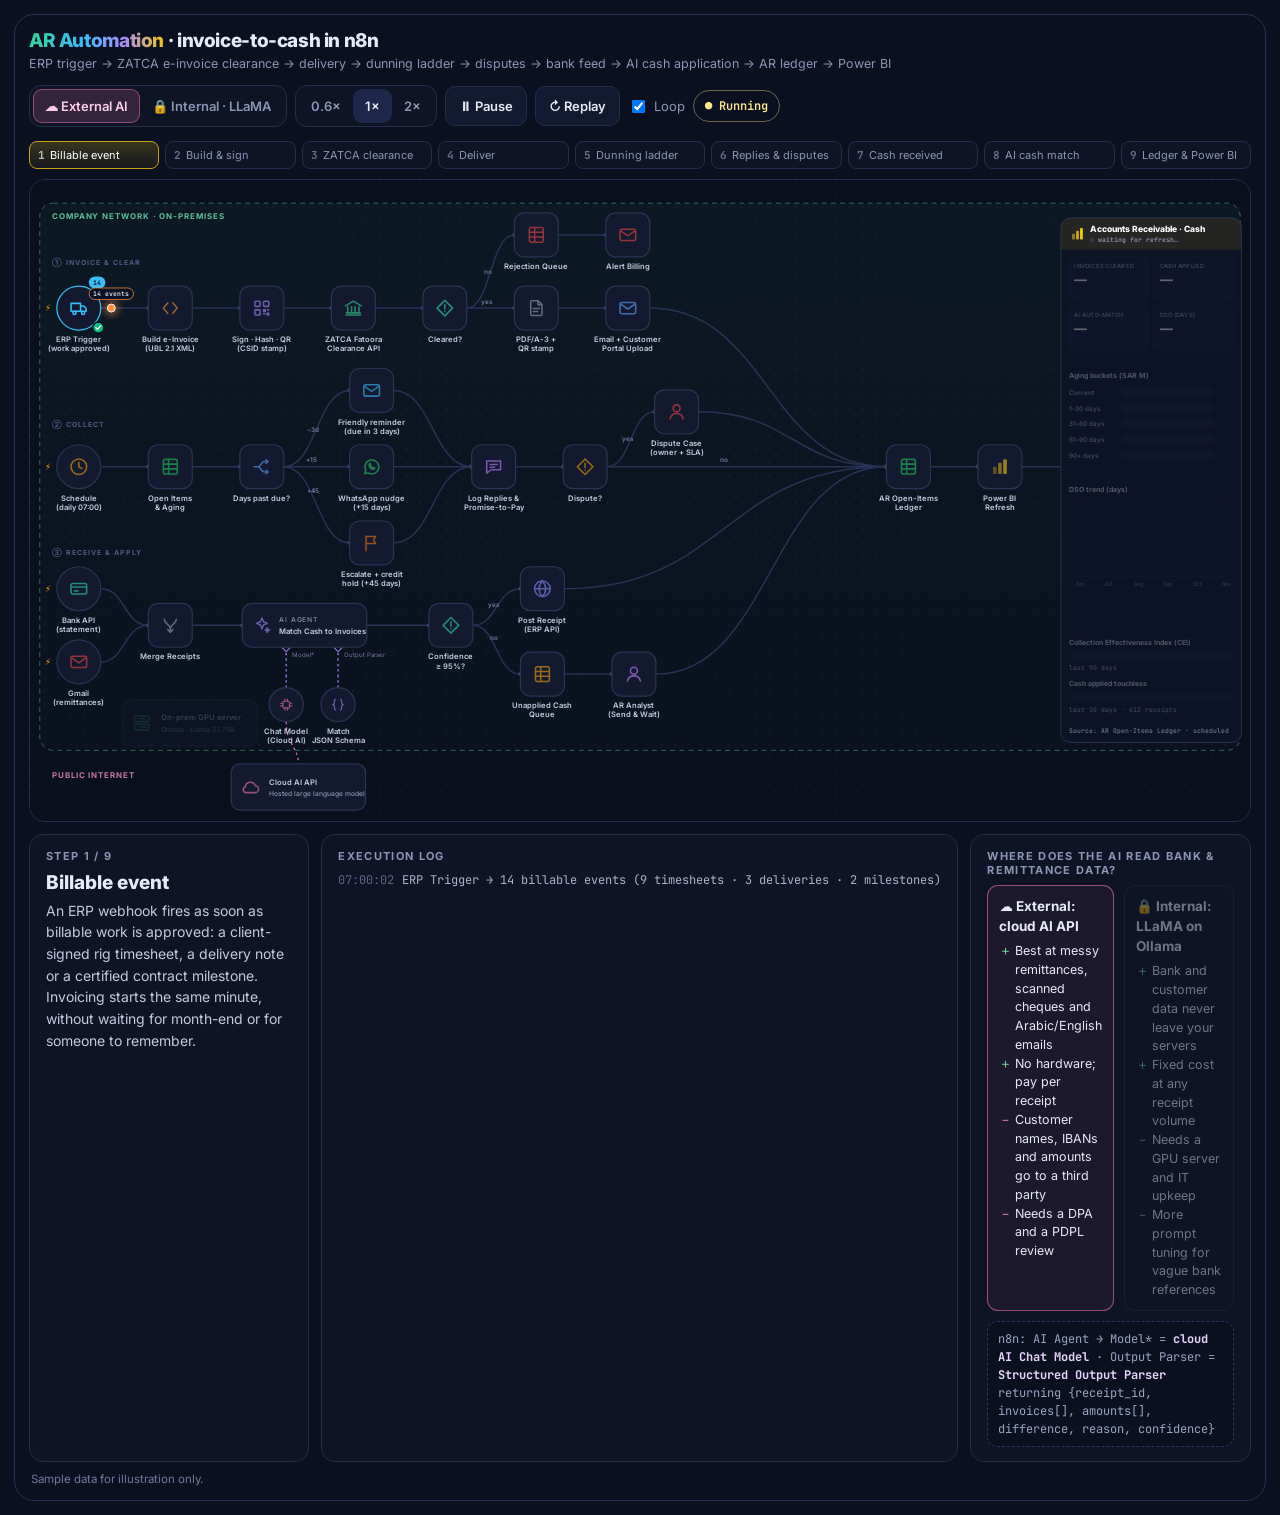
<file: flows/ar-automation.html>
<!DOCTYPE html>
<html lang="en">
<head>
<meta charset="UTF-8">
<meta name="viewport" content="width=device-width, initial-scale=1">
<title>AR Automation — Invoice-to-Cash n8n Workflow</title>
<link rel="preconnect" href="https://fonts.googleapis.com">
<link href="https://fonts.googleapis.com/css2?family=Inter:wght@400;500;600;700;800&family=JetBrains+Mono:wght@400;600;700&display=swap" rel="stylesheet">
<style>
  :root{--bg:#0b1020;--panel:#0e1426;--panel2:#121a31;--line:#232d4d;--txt:#e6eaf5;--mut:#8b95b5}
  *{box-sizing:border-box}
  html,body{margin:0;background:var(--bg);color:var(--txt);font-family:Inter,system-ui,-apple-system,Segoe UI,sans-serif}
  body{padding:14px}
  .wrap{max-width:1560px;margin:0 auto;background:var(--bg);border:1px solid #26305a;border-radius:20px;padding:14px}
  header{display:flex;flex-wrap:wrap;gap:14px;align-items:center;justify-content:space-between;margin-bottom:14px}
  .title h1{margin:0;font-size:19px;font-weight:800;letter-spacing:-.02em}
  .title h1 span{background:linear-gradient(90deg,#34d399,#38bdf8 40%,#a78bfa 70%,#f2c811);-webkit-background-clip:text;background-clip:text;color:transparent}
  .title p{margin:4px 0 0;color:var(--mut);font-size:12.5px}
  .controls{display:flex;flex-wrap:wrap;gap:8px;align-items:center}
  button{font:600 13px Inter,sans-serif;color:var(--txt);background:var(--panel2);border:1px solid var(--line);border-radius:10px;padding:8px 13px;cursor:pointer;transition:.2s;min-height:40px}
  button:hover{border-color:#3d4a78;background:#18213d}
  .seg{display:flex;background:var(--panel);border:1px solid var(--line);border-radius:12px;padding:3px}
  .seg button{border:0;background:transparent;border-radius:9px;padding:7px 12px;color:var(--mut);min-height:34px}
  .seg button.on.ext{background:rgba(244,114,182,.16);color:#fbcfe8;box-shadow:inset 0 0 0 1px rgba(244,114,182,.5)}
  .seg button.on.int{background:rgba(52,211,153,.14);color:#bbf7d0;box-shadow:inset 0 0 0 1px rgba(52,211,153,.5)}
  .seg button.on.spd{background:#1d2747;color:var(--txt)}
  label.loop{font-size:13px;color:var(--mut);display:flex;gap:6px;align-items:center;cursor:pointer}
  .status{font:600 12px 'JetBrains Mono',monospace;padding:7px 11px;border-radius:999px;border:1px solid var(--line);color:var(--mut)}
  .status.run{color:#fde68a;border-color:rgba(253,230,138,.4)}
  .status.ok{color:#bbf7d0;border-color:rgba(52,211,153,.5)}
  .progress{display:grid;grid-template-columns:repeat(9,1fr);gap:6px;margin-bottom:10px}
  .progress div{font-size:11px;color:var(--mut);padding:6px 8px;border-radius:8px;background:var(--panel);border:1px solid var(--line);white-space:nowrap;overflow:hidden;text-overflow:ellipsis;transition:.3s}
  .progress div b{font-family:'JetBrains Mono',monospace;margin-right:5px;opacity:.7}
  .progress div.active{color:#fff;border-color:#c9a40e;background:linear-gradient(180deg,rgba(242,200,17,.2),rgba(242,200,17,.05))}
  .progress div.past{color:#c7d0ea;border-color:#2c3a63}
  @media (max-width:900px){.progress{grid-template-columns:repeat(3,1fr)}}
  .canvasScroll{overflow-x:auto;border-radius:16px;border:1px solid var(--line);background:#0a0f1e}
  .canvas{position:relative;min-width:1050px}
  svg#flow{display:block;width:100%;height:auto}
  .overlay{position:absolute;pointer-events:none}
  .node .body{fill:#131a2f;stroke:#2a3456;stroke-width:2;transition:stroke .3s}
  .node .ring{fill:none;stroke:var(--c);stroke-width:2;opacity:0;stroke-dasharray:9 7}
  .node.running .ring{opacity:1;animation:dash .7s linear infinite}
  .node.running .body{stroke:var(--c);filter:url(#glow)}
  .node.done .body{stroke:var(--c)}
  .node .ic{color:var(--c);opacity:.6;transition:opacity .3s}
  .node.running .ic,.node.done .ic{opacity:1}
  .node .lbl{fill:#c6cde3;font:600 12.5px Inter,sans-serif;text-anchor:middle}
  .node .lbl2{fill:var(--mut);font:500 11px Inter,sans-serif}
  .node .badge{opacity:0;transition:opacity .3s}
  .node .badge.show{opacity:1}
  .node .badge rect{fill:var(--c)}
  .node .badge text{fill:#0b1020;font:700 10.5px 'JetBrains Mono',monospace;text-anchor:middle}
  .node .check{opacity:0;transition:opacity .3s}
  .node.done .check{opacity:1}
  .node.warnst .check circle{fill:#f59e0b}
  .node{transition:opacity .5s}
  .node.dim{opacity:.22}
  @keyframes dash{to{stroke-dashoffset:-32}}
  .edge{fill:none;stroke:#283356;stroke-width:2.4;transition:stroke .4s}
  .edge.done{stroke:#3d4f86}
  .flowline{fill:none;stroke-width:2.4;stroke-dasharray:5 11;opacity:0;transition:opacity .4s}
  .flowline.on{opacity:.9;animation:dash 1.1s linear infinite}
  .elabel{font:600 10.5px Inter,sans-serif;fill:#6f7aa0}
  .lane{font:700 11.5px Inter,sans-serif;letter-spacing:1.6px;fill:#4f5b85}
  .subedge{fill:none;stroke:#4a3f80;stroke-width:2;stroke-dasharray:4 5;transition:.4s}
  .subedge.off{opacity:.15}
  .subedge.on{stroke:#a78bfa}
  .subedge.ext.on{stroke:#f472b6}
  .subedge.int.on{stroke:#34d399}
  .pulse{fill:none;stroke-width:2;animation:pulse 1.2s ease-out infinite}
  @keyframes pulse{from{r:38;opacity:.9}to{r:74;opacity:0}}
  .breach{fill:none;stroke:#f87171;stroke-width:3;animation:breach 1s ease-out 3}
  @keyframes breach{from{r:6;opacity:1}to{r:46;opacity:0}}
  #dash .frame{fill:#0d1326;stroke:#2a3150;stroke-width:1.6;transition:stroke .5s}
  #dash.live .frame{stroke:#f2c811;filter:url(#glowY)}
  #dash .t1{fill:#fff;font:800 14px Inter}
  #dash .t2{fill:#9aa4c4;font:500 10.5px 'JetBrains Mono'}
  #dash .kpi{fill:#121a33;stroke:#232c4c}
  #dash .kl{fill:#8b95b5;font:600 9.5px Inter;letter-spacing:.04em}
  #dash .kv{fill:#fff;font:800 21px Inter}
  #dash .kd{font:700 9.5px 'JetBrains Mono'}
  #dash .sec{fill:#c6cde3;font:700 11.5px Inter}
  #dash .bl{fill:#9aa4c4;font:600 10.5px Inter}
  #dash .bv{fill:#e6eaf5;font:700 10.5px 'JetBrains Mono'}
  #dash .ax{fill:#5b6688;font:500 9.5px 'JetBrains Mono';text-anchor:middle}
  #dash .grid{stroke:#1c2442;stroke-width:1}
  #dash .content{transition:opacity .5s}
  #dash .shimmer{opacity:0}
  #dash.loading .shimmer{opacity:1;animation:shim 1s linear infinite}
  @keyframes shim{from{transform:translateX(-300px)}to{transform:translateX(300px)}}
  .card{background:linear-gradient(180deg,rgba(30,24,58,.97),rgba(16,20,40,.97));border:1px solid rgba(167,139,250,.55);border-radius:12px;
    padding:.65% .8%;font-size:clamp(8px,.72vw,12px);line-height:1.5;box-shadow:0 10px 40px rgba(167,139,250,.22);opacity:0;transform:translateY(8px);transition:.5s}
  .card.show{opacity:1;transform:none}
  .card h4{margin:0 0 4px;font-size:1em;color:#ddd6fe;letter-spacing:.04em}
  .card .row{display:flex;justify-content:space-between;gap:10px;font-family:'JetBrains Mono',monospace;font-size:.95em;color:#c6cde3}
  .card .row b{color:#fff;font-weight:700}
  .card .ok{color:#86efac;font-weight:700}
  .card .bad{color:#fca5a5;font-weight:700}
  .card.zat{border-color:rgba(52,211,153,.6);box-shadow:0 10px 40px rgba(52,211,153,.2)}
  .card.zat h4{color:#a7f3d0}
  .tag{font:700 clamp(8px,.72vw,12px) Inter,sans-serif;padding:.4em .9em;border-radius:999px;white-space:nowrap;opacity:0;transform:translate(-50%,-50%) scale(.85);transition:.4s}
  .tag.show{opacity:1;transform:translate(-50%,-50%) scale(1)}
  .tag.warn{background:rgba(127,29,29,.92);color:#fecaca;border:1px solid #f87171}
  .tag.safe{background:rgba(6,78,59,.92);color:#bbf7d0;border:1px solid #34d399}
  .tag.amber{background:rgba(120,53,15,.92);color:#fde68a;border:1px solid #f59e0b}
  .grid3{display:grid;grid-template-columns:1.15fr 1fr 1.15fr;gap:12px;margin-top:12px}
  @media (max-width:1050px){.grid3{grid-template-columns:1fr}}
  .pcard{background:var(--panel);border:1px solid var(--line);border-radius:14px;padding:14px 16px}
  .pcard h3{margin:0 0 8px;font-size:11px;letter-spacing:.12em;text-transform:uppercase;color:var(--mut);font-weight:700}
  #stageTitle{font-size:19px;font-weight:800;margin:0 0 6px}
  #stageText{color:#c3cae0;font-size:14px;line-height:1.55;margin:0;min-height:66px}
  #log{font:12px/1.65 'JetBrains Mono',monospace;height:168px;overflow:auto;color:#aab3cf}
  #log div{opacity:0;animation:in .35s forwards;white-space:nowrap}
  #log .t{color:#5b6688;margin-right:8px}
  #log .ok{color:#86efac}#log .warn{color:#fca5a5}#log .safe{color:#6ee7b7}#log .ai{color:#c4b5fd}#log .amb{color:#fde68a}
  @keyframes in{to{opacity:1}}
  .cmp{display:grid;grid-template-columns:1fr 1fr;gap:10px}
  .opt{border:1px solid var(--line);border-radius:11px;padding:10px 11px;font-size:12.5px;line-height:1.5;transition:.4s;opacity:.45}
  .opt.on{opacity:1}
  .opt.ext.on{border-color:rgba(244,114,182,.6);background:rgba(244,114,182,.06)}
  .opt.int.on{border-color:rgba(52,211,153,.6);background:rgba(52,211,153,.06)}
  .opt h5{margin:0 0 6px;font-size:13.5px}
  .opt ul{margin:0;padding-left:16px}
  .opt li.p::marker{content:"＋ ";color:#86efac}
  .opt li.m::marker{content:"－ ";color:#fca5a5}
  .hint{margin-top:10px;font:12px/1.5 'JetBrains Mono',monospace;color:#9aa4c4;background:#0a1020;border:1px dashed #2a3560;border-radius:10px;padding:8px 10px}
  .hint b{color:#e9d5ff}
  .note{font-size:11.5px;color:#6f7aa0;margin:10px 2px 0}
  /* inside the website pop-up */
  .embed body{padding:0;background:transparent}
  .embed .wrap{max-width:none}
</style>
<script>if(/[?&]embed/.test(location.search))document.documentElement.classList.add('embed');</script>
</head>
<body>
<div class="wrap">
  <header>
    <div class="title">
      <h1><span>AR Automation</span> · invoice-to-cash in n8n</h1>
      <p>ERP trigger → ZATCA e-invoice clearance → delivery → dunning ladder → disputes → bank feed → AI cash application → AR ledger → Power BI</p>
    </div>
    <div class="controls">
      <div class="seg" id="modeSeg">
        <button class="ext on" data-mode="ext">☁ External AI</button>
        <button class="int" data-mode="int">🔒 Internal · LLaMA</button>
      </div>
      <div class="seg" id="spdSeg">
        <button class="spd" data-s="0.6">0.6×</button>
        <button class="spd on" data-s="1">1×</button>
        <button class="spd" data-s="2">2×</button>
      </div>
      <button id="playBtn">⏸ Pause</button>
      <button id="replayBtn">↻ Replay</button>
      <label class="loop"><input type="checkbox" id="loopChk" checked> Loop</label>
      <span class="status run" id="status">● Running</span>
    </div>
  </header>

  <div class="progress" id="progress"></div>

  <div class="canvasScroll" id="cwrap">
    <div class="canvas" id="canvas">
      <svg id="flow" viewBox="0 0 2000 1050" xmlns="http://www.w3.org/2000/svg" role="img" aria-label="Animated n8n accounts-receivable invoice-to-cash workflow">
        <defs>
          <pattern id="dots" width="22" height="22" patternUnits="userSpaceOnUse"><circle cx="1.5" cy="1.5" r="1.2" fill="#1a2240"/></pattern>
          <filter id="glow" x="-50%" y="-50%" width="200%" height="200%"><feGaussianBlur stdDeviation="6" result="b"/><feMerge><feMergeNode in="b"/><feMergeNode in="SourceGraphic"/></feMerge></filter>
          <filter id="glowY" x="-20%" y="-20%" width="140%" height="140%"><feDropShadow dx="0" dy="0" stdDeviation="8" flood-color="#f2c811" flood-opacity=".35"/></filter>
          <filter id="soft" x="-100%" y="-100%" width="300%" height="300%"><feGaussianBlur stdDeviation="4"/></filter>
          <linearGradient id="netGrad" x1="0" y1="0" x2="0" y2="1"><stop offset="0" stop-color="#34d399" stop-opacity=".05"/><stop offset="1" stop-color="#34d399" stop-opacity=".015"/></linearGradient>
          <linearGradient id="areaG" x1="0" y1="0" x2="0" y2="1"><stop offset="0" stop-color="#f2c811" stop-opacity=".35"/><stop offset="1" stop-color="#f2c811" stop-opacity="0"/></linearGradient>
          <linearGradient id="shimG" x1="0" y1="0" x2="1" y2="0"><stop offset="0" stop-color="#fff" stop-opacity="0"/><stop offset=".5" stop-color="#fff" stop-opacity=".08"/><stop offset="1" stop-color="#fff" stop-opacity="0"/></linearGradient>
          <clipPath id="dashClip"><rect x="1690" y="62" width="296" height="860" rx="16"/></clipPath>
        </defs>
        <rect width="2000" height="1050" fill="url(#dots)"/>
        <rect x="16" y="38" width="1968" height="897" rx="22" fill="url(#netGrad)" stroke="#2f6b56" stroke-width="1.6" stroke-dasharray="8 7"/>
        <text x="36" y="64" fill="#5fbf98" font-family="Inter" font-weight="700" font-size="13" letter-spacing="1.5">COMPANY NETWORK · ON-PREMISES</text>
        <text x="36" y="980" fill="#c7779f" font-family="Inter" font-weight="700" font-size="13" letter-spacing="1.5">PUBLIC INTERNET</text>
        <text class="lane" x="36" y="140">① INVOICE &amp; CLEAR</text>
        <text class="lane" x="36" y="405">② COLLECT</text>
        <text class="lane" x="36" y="615">③ RECEIVE &amp; APPLY</text>
        <g id="edges"></g><g id="subedges"></g><g id="fx"></g><g id="dash"></g><g id="nodes"></g><g id="packets"></g>
      </svg>

      <div class="overlay card zat" id="zatcaCard" style="left:55.5%;top:15.7%;width:15.5%">
        <h4>ZATCA CLEARANCE · AR-1042</h4>
        <div class="row"><span>UUID</span><b>3f9c…a71e</b></div>
        <div class="row"><span>ICV / PIH</span><b>1042 · chained</b></div>
        <div class="row"><span>Buyer VAT</span><b>3002•••••0003</b></div>
        <div class="row"><span>Net / VAT 15%</span><b>200,000 / 30,000</b></div>
        <div class="row"><span>Total SAR</span><b>230,000</b></div>
        <div class="row"><span>Status</span><span class="ok">✓ CLEARED</span></div>
        <div class="row"><span>AR-1047</span><span class="bad">✗ buyer VAT</span></div>
      </div>
      <div class="overlay card" id="matchCard" style="left:55.5%;top:59%;width:14.6%">
        <h4>AI CASH MATCH · RCPT-0931</h4>
        <div class="row"><span>Payer</span><b>Client XXX</b></div>
        <div class="row"><span>Via</span><b>virtual IBAN …4471</b></div>
        <div class="row"><span>Received</span><b>412,450</b></div>
        <div class="row"><span>AR-1042 + AR-1043</span><b>412,500</b></div>
        <div class="row"><span>Difference</span><b>−50 bank fee</b></div>
        <div class="row"><span>Rule</span><span class="ok">write-off ≤ 100</span></div>
        <div class="row"><span>Confidence</span><span class="ok">✓ 98%</span></div>
      </div>
      <div class="overlay tag warn" id="tagWarn">⚠ Customer &amp; bank data leave the company network</div>
      <div class="overlay tag safe" id="tagSafe" style="left:13.1%;top:79.8%">🛡 Bank data stays in-house</div>
      <div class="overlay tag amber" id="tagRej" style="left:62%;top:8.6%">⚠ ZATCA rejected AR-1047 · buyer VAT invalid</div>
      <div class="overlay tag amber" id="tagHold" style="left:38.5%;top:56.7%">⛔ Credit hold · 2 customers &gt; 45 days</div>
    </div>
  </div>

  <div class="grid3">
    <div class="pcard">
      <h3 id="stageNum">Step 1 / 9</h3>
      <div id="stageTitle">Billable event</div>
      <p id="stageText"></p>
    </div>
    <div class="pcard">
      <h3>Execution log</h3>
      <div id="log"></div>
    </div>
    <div class="pcard">
      <h3>Where does the AI read bank &amp; remittance data?</h3>
      <div class="cmp">
        <div class="opt ext on" id="optExt">
          <h5>☁ External: cloud AI API</h5>
          <ul>
            <li class="p">Best at messy remittances, scanned cheques and Arabic/English emails</li>
            <li class="p">No hardware; pay per receipt</li>
            <li class="m">Customer names, IBANs and amounts go to a third party</li>
            <li class="m">Needs a DPA and a PDPL review</li>
          </ul>
        </div>
        <div class="opt int" id="optInt">
          <h5>🔒 Internal: LLaMA on Ollama</h5>
          <ul>
            <li class="p">Bank and customer data never leave your servers</li>
            <li class="p">Fixed cost at any receipt volume</li>
            <li class="m">Needs a GPU server and IT upkeep</li>
            <li class="m">More prompt tuning for vague bank references</li>
          </ul>
        </div>
      </div>
      <div class="hint" id="hint"></div>
    </div>
  </div>
  <p class="note">Sample data for illustration only.</p>
</div>

<script>
const ICON={
  mail:'<rect x="3" y="5.5" width="18" height="13" rx="2"/><path d="M3.5 7l8.5 6 8.5-6"/>',
  wa:'<path d="M4 20l1.3-3.9A8 8 0 1 1 8 19z"/><path d="M9 9.5c0 3 2.5 5.5 5.5 5.5l1.2-1.4-2-1-1 .8c-1-.5-1.8-1.3-2.3-2.3l.8-1-1-2z"/>',
  merge:'<path d="M5 5c0 6 7 5 7 11v4M19 5c0 6-7 5-7 11"/><path d="M9 17l3 3 3-3"/>',
  ai:'<path d="M12 3l1.9 4.6L18.5 9.5l-4.6 1.9L12 16l-1.9-4.6L5.5 9.5l4.6-1.9z"/><path d="M18.5 15l.8 1.9 1.9.8-1.9.8-.8 1.9-.8-1.9-1.9-.8 1.9-.8z"/>',
  ifn:'<path d="M12 3l9 9-9 9-9-9z"/><path d="M12 8v5M12 16h.01"/>',
  sheet:'<rect x="4" y="3.5" width="16" height="17" rx="2"/><path d="M4 9h16M4 14.5h16M10 3.5v17"/>',
  sw:'<path d="M3 12h5M8 12c3 0 3-6 7-6h4M8 12c3 0 3 6 7 6h4"/><path d="M17 4l2 2-2 2M17 16l2 2-2 2"/>',
  http:'<circle cx="12" cy="12" r="9"/><path d="M3 12h18M12 3c2.5 2.7 3.8 5.7 3.8 9s-1.3 6.3-3.8 9c-2.5-2.7-3.8-5.7-3.8-9S9.5 5.7 12 3z"/>',
  code:'<path d="M9 6l-5 6 5 6M15 6l5 6-5 6"/>',
  user:'<circle cx="12" cy="8" r="4"/><path d="M4.5 20c.8-3.8 3.8-6 7.5-6s6.7 2.2 7.5 6"/>',
  pbi:'<rect x="4" y="12" width="4.2" height="8.5" rx="1.2" fill="currentColor" stroke="none" opacity=".55"/><rect x="9.9" y="7.5" width="4.2" height="13" rx="1.2" fill="currentColor" stroke="none" opacity=".8"/><rect x="15.8" y="3.5" width="4.2" height="17" rx="1.2" fill="currentColor" stroke="none"/>',
  chip:'<rect x="7" y="7" width="10" height="10" rx="1.5"/><path d="M10 3.5v3.5M14 3.5v3.5M10 17v3.5M14 17v3.5M3.5 10H7M3.5 14H7M17 10h3.5M17 14h3.5"/>',
  braces:'<path d="M8.5 4C6.5 4 6.5 5.5 6.5 8S5 12 4 12c1 0 2.5 1.5 2.5 4s0 4 2 4M15.5 4c2 0 2 1.5 2 4s1.5 4 2.5 4c-1 0-2.5 1.5-2.5 4s0 4-2 4"/>',
  server:'<rect x="3.5" y="4" width="17" height="6.5" rx="1.5"/><rect x="3.5" y="13.5" width="17" height="6.5" rx="1.5"/><path d="M7 7.25h.01M7 16.75h.01M11 7.25h6M11 16.75h6"/>',
  cloud:'<path d="M7 18.5h10.5a4 4 0 0 0 .3-8 6 6 0 0 0-11.6 1.6A3.3 3.3 0 0 0 7 18.5z"/>',
  truck:'<path d="M3 6.5h11v9H3zM14 9.5h3.5l3 3v3H14z"/><circle cx="7" cy="17.5" r="1.8"/><circle cx="17" cy="17.5" r="1.8"/>',
  qr:'<rect x="4" y="4" width="6" height="6" rx="1"/><rect x="14" y="4" width="6" height="6" rx="1"/><rect x="4" y="14" width="6" height="6" rx="1"/><path d="M14 14h2v2h-2zM18 18h2v2h-2zM14 18.5h1.5M18.5 14h1.5"/>',
  gov:'<path d="M3 9.5L12 4l9 5.5"/><path d="M5.5 10.5v6.5M10 10.5v6.5M14 10.5v6.5M18.5 10.5v6.5M3.5 20h17M4 17.5h16"/>',
  doc:'<path d="M7 3.5h7l4.5 4.5v11A1.5 1.5 0 0 1 17 20.5H7A1.5 1.5 0 0 1 5.5 19V5A1.5 1.5 0 0 1 7 3.5z"/><path d="M14 3.5V8h4.5M8.5 12.5h7M8.5 16h5"/>',
  clock:'<circle cx="12" cy="12" r="9"/><path d="M12 7v5l3.5 2"/>',
  bank:'<rect x="3" y="6" width="18" height="12" rx="2"/><path d="M3 10h18M7 14.5h4"/>',
  msg:'<path d="M4 5.5h16v10H9l-5 4z"/><path d="M8 9.5h8M8 12.5h5"/>',
  flag:'<path d="M5.5 21V4M5.5 4.5h11l-2.2 4 2.2 4h-11"/>'
};
const N={
  /* lane 1: invoice & clear */
  erp:     {x:80,  y:210,icon:'truck', c:'#38bdf8',label:'ERP Trigger\n(work approved)',trig:true},
  build:   {x:230, y:210,icon:'code',  c:'#fb923c',label:'Build e-Invoice\n(UBL 2.1 XML)'},
  sign:    {x:380, y:210,icon:'qr',    c:'#a78bfa',label:'Sign · Hash · QR\n(CSID stamp)'},
  zatca:   {x:530, y:210,icon:'gov',   c:'#34d399',label:'ZATCA Fatoora\nClearance API'},
  cleared: {x:680, y:210,icon:'ifn',   c:'#2dd4bf',label:'Cleared?'},
  reject:  {x:830, y:90, icon:'sheet', c:'#ef4444',label:'Rejection Queue'},
  rejalert:{x:980, y:90, icon:'mail',  c:'#ef4444',label:'Alert Billing'},
  pdf:     {x:830, y:210,icon:'doc',   c:'#94a3b8',label:'PDF/A-3 +\nQR stamp'},
  deliver: {x:980, y:210,icon:'mail',  c:'#60a5fa',label:'Email + Customer\nPortal Upload'},
  /* lane 2: collect */
  sched:   {x:80,  y:470,icon:'clock', c:'#f59e0b',label:'Schedule\n(daily 07:00)',trig:true},
  aging:   {x:230, y:470,icon:'sheet', c:'#22c55e',label:'Open Items\n& Aging'},
  due:     {x:380, y:470,icon:'sw',    c:'#60a5fa',label:'Days past due?'},
  r1:      {x:560, y:345,icon:'mail',  c:'#38bdf8',label:'Friendly reminder\n(due in 3 days)'},
  r2:      {x:560, y:470,icon:'wa',    c:'#22c55e',label:'WhatsApp nudge\n(+15 days)'},
  r3:      {x:560, y:595,icon:'flag',  c:'#f97316',label:'Escalate + credit\nhold (+45 days)'},
  reply:   {x:760, y:470,icon:'msg',   c:'#c084fc',label:'Log Replies &\nPromise-to-Pay'},
  dispute: {x:910, y:470,icon:'ifn',   c:'#f59e0b',label:'Dispute?'},
  disp:    {x:1060,y:380,icon:'user',  c:'#ef4444',label:'Dispute Case\n(owner + SLA)'},
  /* lane 3: receive & apply */
  bank:    {x:80,  y:670,icon:'bank',  c:'#2dd4bf',label:'Bank API\n(statement)',trig:true},
  remit:   {x:80,  y:790,icon:'mail',  c:'#ef4444',label:'Gmail\n(remittances)',trig:true},
  merge:   {x:230, y:730,icon:'merge', c:'#94a3b8',label:'Merge Receipts'},
  ai:      {x:450, y:730,t:'wide',icon:'ai',c:'#a78bfa',k1:'AI AGENT',k2:'Match Cash to Invoices'},
  match:   {x:690, y:730,icon:'ifn',   c:'#2dd4bf',label:'Confidence\n≥ 95%?'},
  post:    {x:840, y:670,icon:'http',  c:'#818cf8',label:'Post Receipt\n(ERP API)'},
  unapp:   {x:840, y:810,icon:'sheet', c:'#f59e0b',label:'Unapplied Cash\nQueue'},
  analyst: {x:990, y:810,icon:'user',  c:'#c084fc',label:'AR Analyst\n(Send & Wait)'},
  /* shared */
  ledger:  {x:1440,y:470,icon:'sheet', c:'#22c55e',label:'AR Open-Items\nLedger'},
  pbi:     {x:1590,y:470,icon:'pbi',   c:'#f2c811',label:'Power BI\nRefresh'},
  model:   {x:420, y:860,t:'sub',icon:'chip',c:'#f472b6',label:'Chat Model\n(Cloud AI)'},
  parser:  {x:505, y:860,t:'sub',icon:'braces',c:'#a78bfa',label:'Match\nJSON Schema'},
  onprem:  {x:262, y:890,t:'host',icon:'server',c:'#34d399',label:'On-prem GPU server',sub:'Ollama · Llama 3.1 70B'},
  cloud:   {x:440, y:995,t:'host',icon:'cloud', c:'#f472b6',label:'Cloud AI API',sub:'Hosted large language model'}
};
const EDGES=[['erp','build'],['build','sign'],['sign','zatca'],['zatca','cleared'],['cleared','reject','no'],['reject','rejalert'],['cleared','pdf','yes'],['pdf','deliver'],['deliver','ledger'],
  ['sched','aging'],['aging','due'],['due','r1','−3d'],['due','r2','+15'],['due','r3','+45'],['r1','reply'],['r2','reply'],['r3','reply'],['reply','dispute'],['dispute','disp','yes'],['dispute','ledger','no'],['disp','ledger'],
  ['bank','merge'],['remit','merge'],['merge','ai'],['ai','match'],['match','post','yes'],['match','unapp','no'],['unapp','analyst'],['post','ledger'],['analyst','ledger'],
  ['ledger','pbi']];
const dims=n=>n.t==='wide'?[204,72]:n.t==='sub'?[56,56]:n.t==='host'?[220,76]:[72,72];
const NS='http://www.w3.org/2000/svg',$=id=>document.getElementById(id);
function el(tag,a,p){const e=document.createElementNS(NS,tag);for(const k in a)if(a[k]!=null)e.setAttribute(k,a[k]);if(p)p.appendChild(e);return e;}
const txt=(e,t)=>{e.textContent=t;return e};
const VH=1050;

/* edges */
const E={};
const bez=(x1,y1,x2,y2)=>{const dx=Math.max(40,(x2-x1)/2);return `M${x1} ${y1} C${x1+dx} ${y1}, ${x2-dx} ${y2}, ${x2} ${y2}`};
function addEdge(key,d,color,lbl){
  E[key]={base:el('path',{d,class:'edge'},$('edges')),flow:el('path',{d,class:'flowline',stroke:color},$('edges')),color};
  if(lbl){const p=E[key].base,L=p.getTotalLength(),pt=p.getPointAtLength(L*(L>500?.2:.42));
    txt(el('text',{x:pt.x,y:pt.y-7,class:'elabel','text-anchor':'middle'},$('edges')),lbl);}
}
EDGES.forEach(([a,b,l])=>{const A=N[a],B=N[b];const x1=A.x+dims(A)[0]/2,x2=B.x-dims(B)[0]/2;
  addEdge(a+'-'+b,bez(x1,A.y,x2,B.y),B.c,l);el('circle',{cx:x2,cy:B.y,r:3.5,fill:'#3a4672'},$('edges'));});
addEdge('pbi-dash','M1626 470 L1690 470','#f2c811');
const SUB={'ai-model':['M420 766 C420 795, 420 805, 420 832','subedge on'],'ai-parser':['M505 766 C505 795, 505 805, 505 832','subedge on'],
  'model-onprem':['M392 862 C385 885, 380 890, 372 890','subedge int'],'model-cloud':['M420 888 C420 925, 440 930, 440 957','subedge ext']};
for(const k in SUB)E[k]={base:el('path',{d:SUB[k][0],class:SUB[k][1],id:'s-'+k},$('subedges')),color:'#a78bfa'};
[[420,766,'Model*'],[505,766,'Output Parser']].forEach(([x,y,t])=>{
  el('rect',{x:x-5,y:y-5,width:10,height:10,transform:`rotate(45 ${x} ${y})`,fill:'#0a0f1e',stroke:'#a78bfa','stroke-width':1.6},$('subedges'));
  txt(el('text',{x:x+9,y:y+16,fill:'#7c75a8','font-size':10,'font-family':'Inter'},$('subedges')),t);});

/* nodes */
const NE={};
for(const id in N){const n=N[id],[w,h]=dims(n),t=n.t||'sq';
  const g=el('g',{class:'node',transform:`translate(${n.x},${n.y})`,style:`--c:${n.c}`},$('nodes'));
  if(t==='sub'){el('circle',{class:'ring',r:34},g);el('circle',{class:'body',r:28},g);}
  else{const rx=t==='host'?14:16;el('rect',{class:'ring',x:-w/2-6,y:-h/2-6,width:w+12,height:h+12,rx:rx+5},g);
    el('rect',{class:'body',x:-w/2,y:-h/2,width:w,height:h,rx:n.trig?36:rx},g);}
  const ic=el('g',{class:'ic',fill:'none',stroke:'currentColor','stroke-width':1.8,'stroke-linecap':'round','stroke-linejoin':'round'},g);ic.innerHTML=ICON[n.icon];
  let ly=h/2+20;
  if(t==='sq')ic.setAttribute('transform','translate(-17,-17) scale(1.42)');
  if(t==='sub')ic.setAttribute('transform','translate(-13,-13) scale(1.08)');
  if(t==='wide'){ic.setAttribute('transform',`translate(${-w/2+16},-16) scale(1.35)`);
    const a=txt(el('text',{x:-w/2+60,y:-5,class:'lbl2'},g),n.k1);a.style.letterSpacing='1.5px';
    const b=txt(el('text',{x:-w/2+60,y:14,class:'lbl'},g),n.k2);b.style.textAnchor='start';ly=null;}
  if(t==='host'){ic.setAttribute('transform',`translate(${-w/2+14},-17) scale(1.42)`);
    txt(el('text',{x:-w/2+62,y:-4,class:'lbl'},g),n.label).style.textAnchor='start';
    txt(el('text',{x:-w/2+62,y:15,class:'lbl2'},g),n.sub);ly=null;}
  if(n.trig)txt(el('text',{x:-56,y:5,fill:'#f59e0b','font-size':15},g),'⚡');
  if(ly!==null)n.label.split('\n').forEach((s,i)=>txt(el('text',{class:'lbl',x:0,y:ly+i*15,id:i===1?'l2-'+id:null},g),s));
  const bg=el('g',{class:'badge',transform:`translate(${t==='sub'?22:w/2-6},${t==='sub'?-30:-h/2-6})`},g);
  const br=el('rect',{x:-20,y:-10,width:40,height:20,rx:10},bg),bt=el('text',{x:0,y:4},bg);
  const ck=el('g',{class:'check',transform:`translate(${t==='sub'?20:w/2-4},${t==='sub'?20:h/2-4})`},g);
  el('circle',{r:9,fill:'#10b981',stroke:'#0a0f1e','stroke-width':2},ck);
  el('path',{d:'M-4 0l2.8 3 5-6',fill:'none',stroke:'#fff','stroke-width':2,'stroke-linecap':'round'},ck);
  NE[id]={g,bg,br,bt};}

/* Power BI panel */
const D=$('dash'),X0=1690,Y0=62,DW=296,DH=860;
el('rect',{class:'frame',x:X0,y:Y0,width:DW,height:DH,rx:16},D);
el('rect',{x:X0,y:Y0,width:DW,height:52,fill:'#f2c811',opacity:.1,'clip-path':'url(#dashClip)'},D);
const pic=el('g',{transform:`translate(${X0+14},${Y0+13}) scale(1.1)`,fill:'none',stroke:'#f2c811',color:'#f2c811'},D);pic.innerHTML=ICON.pbi;
txt(el('text',{class:'t1',x:X0+48,y:Y0+24},D),'Accounts Receivable · Cash');
const dSub=txt(el('text',{class:'t2',x:X0+48,y:Y0+40},D),'○ waiting for refresh…');
const C=el('g',{class:'content'},D);
const kpis=[
  {l:'INVOICES CLEARED',v:13,f:v=>Math.round(v),d:'ZATCA · 1 rejected',dc:'#9aa4c4'},
  {l:'CASH APPLIED',v:4.18,f:v=>'SAR '+v.toFixed(2)+'M',d:'31 bank receipts',dc:'#9aa4c4'},
  {l:'AI AUTO-MATCH',v:93.5,f:v=>v.toFixed(1)+'%',d:'29 of 31 receipts',dc:'#c4b5fd'},
  {l:'DSO (DAYS)',v:48,f:v=>Math.round(v),d:'▼ from 74 in Jun',dc:'#34d399'}];
kpis.forEach((k,i)=>{const x=X0+12+(i%2)*140,y=Y0+64+Math.floor(i/2)*80;
  el('rect',{class:'kpi',x,y,width:132,height:72,rx:10},C);
  txt(el('text',{class:'kl',x:x+10,y:y+18},C),k.l);
  k.el=txt(el('text',{class:'kv',x:x+10,y:y+45},C),'—');
  k.de=txt(el('text',{class:'kd',x:x+10,y:y+61,fill:k.dc,opacity:0},C),k.d);});
let by=Y0+262;txt(el('text',{class:'sec',x:X0+14,y:by},C),'Aging buckets (SAR M)');
const bars=[{l:'Current',v:6.2,c:'#22c55e'},{l:'1–30 days',v:2.9,c:'#a3e635'},{l:'31–60 days',v:1.4,c:'#f59e0b'},{l:'61–90 days',v:0.6,c:'#f97316'},{l:'90+ days',v:0.3,c:'#ef4444'}];
bars.forEach((b,i)=>{const y=by+16+i*26;txt(el('text',{class:'bl',x:X0+14,y:y+12},C),b.l);
  el('rect',{x:X0+100,y,width:150,height:15,rx:4,fill:'#151d38'},C);
  b.r=el('rect',{x:X0+100,y,width:0,height:15,rx:4,fill:b.c},C);
  b.t=txt(el('text',{class:'bv',x:X0+256,y:y+12,opacity:0},C),b.v.toFixed(1));});
const ly0=Y0+450;txt(el('text',{class:'sec',x:X0+14,y:ly0},C),'DSO trend (days)');
const months=['Jun','Jul','Aug','Sep','Oct','Nov'],vals=[74,71,66,60,53,48];
const cx0=X0+30,cx1=X0+DW-24,cy0=ly0+18,cy1=ly0+138;
[0,1,2].forEach(i=>el('line',{class:'grid',x1:cx0,x2:cx1,y1:cy0+i*(cy1-cy0)/2,y2:cy0+i*(cy1-cy0)/2},C));
const px=i=>cx0+i*(cx1-cx0)/5,py=v=>cy1-(v-40)/(80-40)*(cy1-cy0);
months.forEach((m,i)=>txt(el('text',{class:'ax',x:px(i),y:cy1+16},C),m));
const lp=vals.map((v,i)=>(i?'L':'M')+px(i)+' '+py(v)).join(' ');
const area=el('path',{d:lp+` L${px(5)} ${cy1} L${px(0)} ${cy1} Z`,fill:'url(#areaG)',opacity:0},C);
const line=el('path',{d:lp,fill:'none',stroke:'#f2c811','stroke-width':2.6,'stroke-linejoin':'round','stroke-linecap':'round'},C);
const LL=line.getTotalLength();line.setAttribute('stroke-dasharray',LL);line.setAttribute('stroke-dashoffset',LL);
const endDot=el('circle',{cx:px(5),cy:py(48),r:5,fill:'#f2c811',stroke:'#0d1326','stroke-width':2,opacity:0},C);
const endLbl=txt(el('text',{x:px(5)-2,y:py(48)-14,fill:'#fde68a','font-size':11,'font-weight':800,'font-family':'Inter','text-anchor':'end',opacity:0},C),'48 days  ▼35%');
const pyb=Y0+700;
const progs=[{l:'Collection Effectiveness Index (CEI)',v:.84,t:'84%',c:'#34d399',s:'last 90 days'},
             {l:'Cash applied touchless',v:.91,t:'91%',c:'#a78bfa',s:'last 30 days · 612 receipts'}];
progs.forEach((p,i)=>{const y=pyb+i*68;txt(el('text',{class:'sec',x:X0+14,y},C),p.l);
  el('rect',{x:X0+14,y:y+12,width:DW-28,height:12,rx:6,fill:'#151d38'},C);
  p.r=el('rect',{x:X0+14,y:y+12,width:0,height:12,rx:6,fill:p.c},C);
  p.te=txt(el('text',{class:'bv',x:X0+DW-14,y:y+42,'text-anchor':'end',opacity:0},C),p.t);
  txt(el('text',{class:'t2',x:X0+14,y:y+42},C),p.s);});
txt(el('text',{class:'t2',x:X0+14,y:Y0+DH-16,opacity:.7},D),'Source: AR Open-Items Ledger · scheduled');
el('rect',{class:'shimmer',x:X0,y:Y0,width:DW,height:DH,fill:'url(#shimG)','clip-path':'url(#dashClip)'},D);
function dashReset(){D.classList.remove('live','loading');C.style.opacity=.35;dSub.textContent='○ waiting for refresh…';
  kpis.forEach(k=>{k.el.textContent='—';k.de.setAttribute('opacity',0)});bars.forEach(b=>{b.r.setAttribute('width',0);b.t.setAttribute('opacity',0)});
  line.setAttribute('stroke-dashoffset',LL);area.setAttribute('opacity',0);endDot.setAttribute('opacity',0);endLbl.setAttribute('opacity',0);
  progs.forEach(p=>{p.r.setAttribute('width',0);p.te.setAttribute('opacity',0)});}

/* clock */
let clock=0,last=null,paused=false,speed=1,runId=0,loop=true,waiters=[];const tickers=new Set();
function frame(ts){if(last!==null&&!paused&&!document.hidden)clock+=Math.min(ts-last,100)*speed;last=ts;
  waiters=waiters.filter(w=>{if(clock>=w.t){w.fire();return false}return true});tickers.forEach(f=>f());requestAnimationFrame(frame);}
requestAnimationFrame(frame);
const wait=ms=>{const r=runId;return new Promise((res,rej)=>waiters.push({t:clock+ms,fire:()=>r===runId?res():rej('abort')}))};
const ease=p=>p<.5?2*p*p:1-Math.pow(-2*p+2,2)/2;
function tween(ms,fn){const r=runId,s=clock;return new Promise(res=>{const f=()=>{if(r!==runId){tickers.delete(f);return}
  const p=Math.min(1,(clock-s)/ms);fn(ease(p));if(p>=1){tickers.delete(f);res()}};tickers.add(f)})}
function travel(key,{color,label,dur=900,reverse=false,onPoint}={}){
  const r=runId,e=E[key],path=e.base,L=path.getTotalLength();color=color||e.color;
  const g=el('g',{},$('packets'));
  el('circle',{r:15,fill:color,opacity:.28,filter:'url(#soft)'},g);el('circle',{r:6.5,fill:color,stroke:'#fff','stroke-width':1.6},g);
  if(label){const w=label.length*6.3+16;el('rect',{x:-w/2,y:-33,width:w,height:19,rx:9.5,fill:'#0b1124',stroke:color,'stroke-width':1.2},g);
    txt(el('text',{x:0,y:-19.5,fill:'#e6eaf5','font-size':10.5,'font-family':'JetBrains Mono','text-anchor':'middle','font-weight':600},g),label);}
  if(e.flow)e.flow.classList.remove('on');
  return new Promise(res=>{const s=clock;const f=()=>{if(r!==runId){tickers.delete(f);return}
    const p=Math.min(1,(clock-s)/dur),k=ease(p),pt=path.getPointAtLength(reverse?L*(1-k):L*k);
    g.setAttribute('transform',`translate(${pt.x},${pt.y})`);if(onPoint)onPoint(pt);
    if(p>=1){tickers.delete(f);g.remove();path.classList.add('done');if(e.flow)e.flow.classList.add('on');res()}};tickers.add(f)});}

/* helpers */
const cw=$('cwrap');
function follow(x){if(cw.scrollWidth<=cw.clientWidth+4)return;cw.scrollTo({left:Math.max(0,x/2000*cw.scrollWidth-cw.clientWidth/2),behavior:'smooth'});}
function setNode(id,s){const g=NE[id].g;g.classList.remove('running','done','warnst');if(s)s.split(' ').forEach(c=>g.classList.add(c));if(s==='running')follow(N[id].x);}
function badge(id,t){const {bg,br,bt}=NE[id];bt.textContent=t;const w=Math.max(22,t.length*6.6+14);br.setAttribute('x',-w/2);br.setAttribute('width',w);bg.classList.add('show')}
function simTime(){const s=Math.floor(clock/600);return `07:${String(Math.floor(s/60)).padStart(2,'0')}:${String(s%60).padStart(2,'0')}`}
function log(msg,cls=''){const d=document.createElement('div');d.innerHTML=`<span class="t">${simTime()}</span><span class="${cls}">${msg}</span>`;const L=$('log');L.appendChild(d);L.scrollTop=L.scrollHeight;}
const STAGES=['Billable event','Build & sign','ZATCA clearance','Deliver','Dunning ladder','Replies & disputes','Cash received','AI cash match','Ledger & Power BI'];
STAGES.forEach((s,i)=>{const d=document.createElement('div');d.innerHTML=`<b>${i+1}</b>${s}`;$('progress').appendChild(d)});
function stage(n,text){$('stageNum').textContent=`Step ${n} / 9`;$('stageTitle').textContent=STAGES[n-1];$('stageText').textContent=text;
  [...$('progress').children].forEach((c,i)=>c.className=i<n-1?'past':i===n-1?'active':'')}
async function act(id,ms,b,msg,cls,warn){setNode(id,'running');await wait(ms);setNode(id,warn?'done warnst':'done');if(b)badge(id,b);if(msg)log(msg,cls)}
const go=(a,b,l,d)=>travel(a+'-'+b,{label:l,dur:d});
const pct=(x,y,e)=>{e.style.left=(x/2000*100)+'%';e.style.top=(y/VH*100)+'%'};
const show=id=>$(id).classList.add('show');
const hide=id=>$(id).classList.remove('show');
function pulseOn(ids){return ids.map(id=>el('circle',{class:'pulse',cx:N[id].x,cy:N[id].y,r:38,stroke:N[id].c},$('fx')));}

/* AI mode */
let mode='ext';
const MODE={ext:{model:'(Cloud AI)',color:'#f472b6',hint:'n8n: AI Agent → Model* = <b>cloud AI Chat Model</b> · Output Parser = <b>Structured Output Parser</b> returning {receipt_id, invoices[], amounts[], difference, reason, confidence}'},
            int:{model:'(Llama 3.1)',color:'#34d399',hint:'n8n: AI Agent → Model* = <b>Ollama Chat Model</b> · base URL http://ollama-server:11434 · model llama3.1:70b · same JSON schema, so nothing else changes'}};
function applyMode(){const M=MODE[mode];$('l2-model').textContent=M.model;NE.model.g.style.setProperty('--c',M.color);
  NE.cloud.g.classList.toggle('dim',mode!=='ext');NE.onprem.g.classList.toggle('dim',mode!=='int');
  ['cloud','onprem'].forEach(h=>{const on=(h==='cloud')===(mode==='ext');$('s-model-'+h).classList.toggle('on',on);$('s-model-'+h).classList.toggle('off',!on)});
  $('optExt').classList.toggle('on',mode==='ext');$('optInt').classList.toggle('on',mode==='int');$('hint').innerHTML=M.hint;
  [...$('modeSeg').children].forEach(b=>b.classList.toggle('on',b.dataset.mode===mode));
  if(mode==='ext')hide('tagSafe');else hide('tagWarn');}

/* scenario */
async function aiStep(){const ext=mode==='ext',M=MODE[mode];
  stage(8,ext?'The AI Agent reads each bank line next to its remittance advice and the customer\'s open invoices. It works out which invoices were paid, splits multi-invoice payments and explains any difference, using a cloud AI model. This is the most accurate option, but bank and customer data leave your network.'
             :'Same AI Agent, but the model is Llama on Ollama on your own GPU server. Customer names, IBANs and amounts never leave the building, and the JSON output is identical.');
  setNode('ai','running');log('AI Agent → 31 receipts + 186 open invoices loaded','ai');await wait(400);
  await travel('ai-model',{color:M.color,label:'31 rcpts',dur:700});setNode('model','running');
  if(ext){let hit=false;log('⚠ Bank lines & remittances sent over HTTPS to cloud AI API (external)','warn');
    await travel('model-cloud',{color:'#f472b6',label:'bank data →',dur:1300,onPoint:pt=>{if(!hit&&pt.y>=935){hit=true;
      el('circle',{class:'breach',cx:pt.x,cy:935,r:6},$('fx'));const t=$('tagWarn');pct(pt.x+430,935,t);t.classList.add('show')}}});
    await act('cloud',1300,'~0.7 s/rcpt','Cloud AI API → 31 receipts analysed');
    await travel('model-cloud',{color:'#f472b6',label:'← matches',dur:1100,reverse:true});
  }else{log('🔒 Receipts sent to Ollama on internal server (10.0.4.21)','safe');show('tagSafe');
    await travel('model-onprem',{color:'#34d399',label:'bank data →',dur:1000});
    await act('onprem',1900,'~1.8 s/rcpt','Llama 3.1 70B → 31 receipts analysed (local GPU)','safe');
    await travel('model-onprem',{color:'#34d399',label:'← matches',dur:900,reverse:true});}
  setNode('model','done');await travel('ai-model',{color:M.color,dur:600,reverse:true});
  await travel('ai-parser',{label:'raw JSON',dur:700});await act('parser',600,'schema ✓','Output Parser → 31 match proposals in schema');
  await travel('ai-parser',{label:'structured',dur:600,reverse:true});
  setNode('ai','done');badge('ai','31 read');show('matchCard');log('RCPT-0931 · SAR 412,450 → AR-1042 + AR-1043 · −50 bank fee','ai');await wait(1800);}

async function powerBI(){
  stage(9,'n8n refreshes the Power BI dataset through the REST API. The AR dashboard shows invoices cleared, cash applied, the AI auto-match rate, aging buckets, the DSO trend and CEI.');
  hide('matchCard');
  await go('ledger','pbi','refresh');setNode('pbi','running');await wait(700);
  await travel('pbi-dash',{label:'refresh',dur:600});
  D.classList.add('loading');dSub.textContent='⟳ refreshing dataset…';await wait(1100);
  D.classList.remove('loading');D.classList.add('live');setNode('pbi','done');badge('pbi','200 OK');log('Power BI → dataset refreshed (HTTP 200)','ok');
  dSub.textContent='● Refreshed 07:02:40 · by n8n';follow(1840);
  await tween(500,p=>C.style.opacity=.35+.65*p);
  await tween(1300,p=>{kpis.forEach(k=>k.el.textContent=k.f(k.v*p));bars.forEach(b=>b.r.setAttribute('width',150*b.v/6.2*p))});
  kpis.forEach(k=>k.de.setAttribute('opacity',1));bars.forEach(b=>b.t.setAttribute('opacity',1));
  await tween(1400,p=>{line.setAttribute('stroke-dashoffset',LL*(1-p));area.setAttribute('opacity',p)});
  endDot.setAttribute('opacity',1);endLbl.setAttribute('opacity',1);
  await tween(900,p=>progs.forEach(g=>g.r.setAttribute('width',(DW-28)*g.v*p)));progs.forEach(g=>g.te.setAttribute('opacity',1));}

async function scenario(){
  $('status').className='status run';$('status').textContent='● Running';
  /* 1 */
  stage(1,'An ERP webhook fires as soon as billable work is approved: a client-signed rig timesheet, a delivery note or a certified contract milestone. Invoicing starts the same minute, without waiting for month-end or for someone to remember.');
  let pl=pulseOn(['erp']);setNode('erp','running');await wait(1200);pl.forEach(p=>p.remove());
  setNode('erp','done');badge('erp','14');log('ERP Trigger → 14 billable events (9 timesheets · 3 deliveries · 2 milestones)');
  await go('erp','build','14 events');await act('build',1000,'14 XML','Build e-Invoice → 14 UBL 2.1 invoices from contract rates · VAT 15%');
  /* 2 */
  stage(2,'Each invoice is hashed, chained to the previous one (ICV counter plus previous-invoice hash), signed with the company\'s CSID certificate and given its QR code. Fatoora Phase 2 expects this of every e-invoicing system.');
  await go('build','sign','14 XML');await act('sign',900,'14 signed','Sign → UUID, ICV, PIH, ECDSA stamp & QR on 14 invoices');
  /* 3 */
  stage(3,'Standard B2B tax invoices must be cleared by ZATCA before the customer receives them. n8n calls the clearance API. Cleared invoices come back stamped, and rejections go to a queue with the reason.');
  await go('sign','zatca','14 XML');await act('zatca',1300,'13 ✓ 1 ✗','ZATCA Clearance API → 13 cleared · 1 rejected');show('zatcaCard');
  await go('zatca','cleared','14');await act('cleared',500,'13 / 1');
  await Promise.all([
    (async()=>{await go('cleared','reject','1 · rejected');show('tagRej');await act('reject',700,'1 open','Rejection Queue → AR-1047: buyer VAT number invalid','warn',true);
      await go('reject','rejalert');await act('rejalert',700,'sent','✉ Alert → billing team fixes customer master & resubmits');})(),
    (async()=>{await go('cleared','pdf','13 cleared');await act('pdf',900,'13 PDF','Render → 13 PDF/A-3 files with cleared XML embedded');})()
  ]);
  /* 4 */
  stage(4,'Cleared invoices go out immediately: by email to the customer\'s AP mailbox, and uploaded to the customer\'s supplier portal where the contract requires it. Each one lands in the AR open-items ledger with its due date.');
  await go('pdf','deliver','13');await act('deliver',1100,'13 sent','Deliver → 9 emailed · 4 uploaded to customer supplier portals');
  hide('zatcaCard');hide('tagRej');
  await go('deliver','ledger','13 new',1500);await act('ledger',600,'+13','AR Ledger → 13 open items added (SAR 2.31M)');
  /* 5 */
  stage(5,'At 07:00 every morning n8n reads the open items and ages them. A Switch node picks the message for each customer: a polite heads-up before the due date, a WhatsApp nudge once it slips, and escalation to the Sales owner with a credit hold at 45 days late.');
  pl=pulseOn(['sched']);await act('sched',900,'07:00','Schedule Trigger → daily collections run');pl.forEach(p=>p.remove());
  await go('sched','aging');await act('aging',1000,'27 due','Open Items → 186 open · 27 due soon or overdue');
  await go('aging','due','27');await act('due',700,'9·12·6','Days past due? → 9 due in 3 days · 12 at +15 · 6 at +45');
  await Promise.all([
    (async()=>{await go('due','r1','9');await act('r1',900,'9 sent','✉ 9 friendly reminders with invoice copy & statement');})(),
    (async()=>{await go('due','r2','12');await act('r2',1100,'12 sent','WhatsApp → 12 overdue nudges with PDF & virtual IBAN');})(),
    (async()=>{await go('due','r3','6');show('tagHold');await act('r3',1200,'2 holds','Escalate → 6 accounts to Sales owners · credit hold on 2','amb',true);})()
  ]);
  /* 6 */
  stage(6,'Customer replies are collected in one place. Promise-to-pay dates are logged against each invoice, so the next reminder waits for that date. Disputes become cases with an owner and an SLA instead of sitting in someone\'s inbox.');
  await Promise.all([go('r1','reply','4 replies'),go('r2','reply','7 replies'),go('r3','reply','3 replies')]);
  hide('tagHold');
  await act('reply',1000,'14 replies','Log Replies → 14 received · 11 promise-to-pay dates captured');
  await go('reply','dispute','14');await act('dispute',600,'2 / 12');
  await Promise.all([
    (async()=>{await go('dispute','disp','2 · dispute');await act('disp',900,'2 cases','Dispute Case → 2 opened (rate query · missing GRN) · SLA 5 days','warn',true);
      await go('disp','ledger','2 flagged',1200);})(),
    go('dispute','ledger','12 · PTP',1400)
  ]);
  await act('ledger',500,'PTP 11','AR Ledger → 11 PTP dates · 2 invoices on dispute hold');
  /* 7 */
  stage(7,'Cash arrives. n8n pulls the day\'s credits from the bank API (or the MT940 file), and remittance advices come in by email. The two are merged, so each receipt carries whatever detail the customer sent.');
  pl=pulseOn(['bank','remit']);setNode('bank','running');setNode('remit','running');await wait(1200);pl.forEach(p=>p.remove());
  setNode('bank','done');badge('bank','31');setNode('remit','done');badge('remit','11');
  log('Bank API → 31 incoming credits (SAR 4.18M)');log('Gmail → 11 remittance advices (PDF / Excel / body text)');
  await Promise.all([go('bank','merge','31 credits'),go('remit','merge','11 advices')]);
  await act('merge',800,'31','Merge → 31 receipts · 11 enriched with remittance detail');
  await go('merge','ai','31 receipts');
  /* 8 */
  await aiStep();
  await go('ai','match','31');await act('match',600,'29 ✓ 2 ?');
  await Promise.all([
    (async()=>{await go('match','post','29 ≥95%');await act('post',1000,'29 posted','ERP API → 29 receipts applied · 41 invoices closed','ok');
      await go('post','ledger','29 applied',1300);})(),
    (async()=>{await go('match','unapp','2 · low conf');await act('unapp',700,'2 open','Unapplied Cash → 2 receipts with no reference (SAR 96K)','amb',true);
      await go('unapp','analyst','2');await act('analyst',1300,'2 approved','AR Analyst → AI suggestion approved via Send & Wait','ok');
      await go('analyst','ledger','2 applied',1200);})()
  ]);
  await act('ledger',700,'31 applied','AR Ledger → 31 receipts applied · aging recalculated');
  /* 9 */
  await powerBI();
  stage(9,`Run complete: 13 invoices cleared and sent, 27 customers chased, 2 disputes opened, and 31 receipts applied (29 by the AI with no human touch). The AI ran ${mode==='ext'?'in the cloud (external)':'inside your own network (internal)'}.`);
  log('✔ Execution succeeded: 33 nodes, 0 errors','ok');
  $('status').className='status ok';$('status').textContent='✔ Succeeded';
  await wait(6000);if(loop)restart();}

function reset(){runId++;waiters.forEach(w=>w.fire());waiters=[];tickers.clear();
  $('packets').innerHTML='';$('fx').innerHTML='';$('log').innerHTML='';
  for(const id in NE){setNode(id,null);NE[id].bg.classList.remove('show')}
  Object.values(E).forEach(e=>{e.base.classList.remove('done');if(e.flow)e.flow.classList.remove('on')});
  ['zatcaCard','matchCard','tagWarn','tagSafe','tagRej','tagHold'].forEach(hide);dashReset();clock=0;cw.scrollLeft=0;}
function restart(){reset();paused=false;$('playBtn').textContent='⏸ Pause';scenario().catch(()=>{})}
$('playBtn').onclick=()=>{paused=!paused;$('playBtn').textContent=paused?'▶ Play':'⏸ Pause'};
$('replayBtn').onclick=restart;
$('loopChk').onchange=e=>loop=e.target.checked;
$('modeSeg').onclick=e=>{const b=e.target.closest('button');if(!b)return;mode=b.dataset.mode;applyMode()};
$('spdSeg').onclick=e=>{const b=e.target.closest('button');if(!b)return;speed=+b.dataset.s;[...$('spdSeg').children].forEach(x=>x.classList.toggle('on',x===b))};
applyMode();restart();
</script>
</body>
</html>
</file>
<file: assets/site.css>
/* Fahad Qureshi portfolio — shared styles. Colours match the original design. */
[hidden]{display:none!important}
:root{
  --bg:#F6F7FA; --surface:#FFFFFF; --soft:#F1F3F8; --ink:#141A24; --text:#374151; --text2:#4B5563;
  --muted:#5E6878; --line:#E3E7EE; --line2:#D3D9E3; --grey:#C9D1DE;
  --accent:#FF6A2B; --accent-text:#A8461C; --accent-soft:#FDEBE3; --on-accent:#0B0F17;
  --erp:#2F64E0; --erp-bg:#E6EEFD; --erp-fg:#1E4FC2;
  --both:#12A383; --both-bg:#DDF5EE; --both-fg:#0B7A62;
  --man:#D99A00; --man-bg:#FDF1D3; --man-fg:#7A5000;
  --sans:'Inter Tight',system-ui,-apple-system,'Segoe UI',sans-serif; --mono:'JetBrains Mono',ui-monospace,monospace;
}
*{box-sizing:border-box}
html,body{margin:0}
body{background:var(--bg);color:var(--ink);font:16px/1.5 var(--sans)}
a{color:var(--accent-text)}a:hover{color:#8F2F08}
img{max-width:100%;display:block}
button,input,select{font:inherit;color:inherit}
:focus-visible{outline:3px solid var(--accent);outline-offset:2px;border-radius:6px}
.sr{position:absolute;width:1px;height:1px;overflow:hidden;clip:rect(0 0 0 0);white-space:nowrap}
.wrap{max-width:1440px;margin:0 auto;padding:0 24px}
.eyebrow{font-family:var(--mono);font-size:12px;letter-spacing:.18em;color:var(--accent-text);text-transform:uppercase}

/* nav */
.top{background:var(--surface);border-bottom:1px solid var(--line)}
.top nav{max-width:1440px;margin:0 auto;padding:14px 24px;display:flex;flex-wrap:wrap;align-items:center;justify-content:flex-end;gap:12px 28px;font-size:15px}
.top nav a{color:var(--text);text-decoration:none}
.top nav a[aria-current=page]{color:var(--ink);font-weight:600;border-bottom:2px solid var(--accent);padding-bottom:2px}
.top nav a.cta,.btn-dark{background:var(--ink);color:#fff;font-weight:600;padding:12px 18px;border-radius:999px;min-height:44px;display:inline-flex;align-items:center;justify-content:center;text-decoration:none;border:0}
.top nav a.cta:hover,.btn-dark:hover{color:#fff;background:#222b3a}

/* hero */
.hero{max-width:1100px;margin:0 auto;padding:72px 24px 32px;display:flex;flex-direction:column;align-items:center;text-align:center;gap:20px}
.hero h1{margin:0;font-size:clamp(36px,5.4vw,68px);line-height:1.03;letter-spacing:-.035em;font-weight:800;max-width:980px;text-wrap:balance}
.hero p{margin:0;font-size:18px;line-height:1.55;color:var(--text2);max-width:720px}
.checks{display:flex;flex-wrap:wrap;justify-content:center;gap:10px 28px;font-size:14px;color:var(--text)}
.checks span{display:inline-flex;align-items:center;gap:8px}
.statrow{display:grid;grid-template-columns:repeat(auto-fit,minmax(150px,1fr));max-width:860px;margin:8px auto 40px;border-top:1px solid var(--line);border-bottom:1px solid var(--line)}
.statrow div{padding:20px 12px;display:flex;flex-direction:column;align-items:center;gap:4px}
.statrow b{font-size:32px;font-weight:800;letter-spacing:-.02em}
.statrow span{font-size:13px;color:var(--muted)}

/* gallery layout */
.gallery{max-width:1440px;margin:0 auto;padding:16px 24px 72px;display:flex;flex-wrap:wrap;gap:28px;align-items:flex-start}
.filters{flex:1 1 240px;max-width:100%;background:var(--surface);border:1px solid var(--line);border-radius:16px;padding:20px;display:flex;flex-direction:column;gap:22px}
.filters .head{display:flex;justify-content:space-between;align-items:center}
.filters .head b{font-size:17px}
.linkbtn{background:none;border:0;color:var(--accent-text);cursor:pointer;min-height:44px;padding:0 4px;font-size:14px}
.filters fieldset{border:0;margin:0;padding:0;display:flex;flex-direction:column;gap:4px}
.filters legend{font-family:var(--mono);font-size:11px;letter-spacing:.14em;color:var(--muted);margin-bottom:10px;padding:0}
.filters label{display:flex;align-items:center;justify-content:space-between;gap:10px;font-size:15px;color:var(--text);cursor:pointer;min-height:36px}
.filters label span{display:flex;align-items:center;gap:10px}
.filters input{width:18px;height:18px;accent-color:var(--accent);margin:0}
.filters small{font-family:var(--mono);font-size:12px;color:var(--muted)}
.divider{height:1px;background:var(--line)}
.main{flex:999 1 640px;min-width:0;display:flex;flex-direction:column;gap:18px}
.tabsrow{display:flex;flex-wrap:wrap;align-items:center;gap:10px}
.tabsrow>b{font-weight:600;font-size:15px;color:var(--text)}
.tabs{display:flex;flex-wrap:wrap;gap:8px}
.tab{cursor:pointer;font-size:14px;font-weight:600;padding:0 16px;border-radius:999px;min-height:44px;display:inline-flex;align-items:center;gap:8px;background:var(--surface);color:var(--text);border:1px solid var(--line2)}
.tab[aria-selected=true]{background:var(--accent);color:var(--on-accent);border-color:var(--accent)}
.tab small{font-family:var(--mono);font-size:11px;opacity:.75}
.searchrow{display:flex;flex-wrap:wrap;gap:12px;align-items:center}
.search{flex:1 1 320px;display:flex;align-items:center;gap:10px;background:var(--surface);border:1px solid var(--line);border-radius:12px;padding:0 14px;min-height:48px}
.search input{flex:1 1 auto;min-width:0;background:transparent;border:0;outline:none;font-size:15px;min-height:46px}
.sort{display:flex;align-items:center;gap:10px;font-size:14px;color:var(--muted)}
.sort select{background:var(--surface);border:1px solid var(--line);border-radius:10px;padding:0 12px;min-height:48px;font-size:14px;color:var(--ink)}
.showing{display:flex;justify-content:space-between;align-items:center;font-size:14px;color:var(--muted)}
.showing b{color:var(--ink);font-weight:600;border:1px solid var(--line2);padding:6px 12px;border-radius:999px;margin-left:6px}
.cards{display:grid;grid-template-columns:repeat(auto-fill,minmax(280px,1fr));gap:18px}

/* card */
.card{background:var(--surface);border:1px solid var(--line);border-radius:14px;overflow:hidden;display:flex;flex-direction:column}
.thumb{position:relative;height:196px;background:var(--soft);border-bottom:1px solid var(--line);padding:12px 12px 26px}
.thumb.has-img{padding:0}
.thumb img{width:100%;height:100%;object-fit:cover}
.thumb .counter{position:absolute;top:10px;right:10px;z-index:2;font-family:var(--mono);font-size:10px;color:#fff;background:rgba(20,26,36,.72);padding:3px 7px;border-radius:999px}
.thumb .nav{position:absolute;top:50%;margin-top:-26px;z-index:2;width:32px;height:32px;border-radius:50%;border:1px solid var(--line2);background:rgba(255,255,255,.92);cursor:pointer;display:flex;align-items:center;justify-content:center;padding:0}
.thumb .prev{left:6px}.thumb .next{right:6px}
.thumb .dots{position:absolute;left:0;right:0;bottom:8px;display:flex;justify-content:center;gap:6px}
.thumb .dots button{width:7px;height:7px;border-radius:4px;border:0;padding:0;cursor:pointer;background:var(--grey)}
.thumb .dots button[aria-current=true]{width:18px;background:var(--accent)}
.mock{height:100%;display:flex;flex-direction:column;gap:8px}
.mock .bar{display:flex;justify-content:space-between;align-items:center;background:#fff;border-radius:6px;padding:5px 8px;font-size:10px;font-weight:600;color:var(--text)}
.mock .bar i{width:34px;height:6px;border-radius:3px;background:var(--accent)}
.mock .kpis{display:grid;grid-template-columns:repeat(4,minmax(0,1fr));gap:6px}
.mock .kpis div{background:#fff;border-radius:6px;padding:5px 6px;display:flex;flex-direction:column;gap:2px}
.mock .kpis span{font-size:7px;color:var(--muted);letter-spacing:.04em}
.mock .kpis b{font-size:12px}
.mock .kpis div:first-child b{color:var(--accent)}
.mock .charts{flex:1 1 auto;display:flex;gap:8px;min-height:0}
.mock .bars{flex:2 1 0;background:#fff;border-radius:6px;padding:8px 8px 0;display:flex;align-items:flex-end;gap:4px}
.mock .bars i{flex:1 1 0;background:var(--grey);border-radius:2px 2px 0 0}
.mock .bars i:nth-child(3n){background:var(--accent)}
.mock .donutbox{flex:1 1 0;background:#fff;border-radius:6px;display:flex;align-items:center;justify-content:center}
.mock .donut{width:52px;height:52px;border-radius:50%;display:flex;align-items:center;justify-content:center}
.mock .donut span{width:32px;height:32px;border-radius:50%;background:#fff;font-size:9px;font-weight:700;display:flex;align-items:center;justify-content:center}
.flowmock{height:100%;display:flex;align-items:center;background-image:radial-gradient(var(--line) 1px,transparent 1px);background-size:14px 14px;border-radius:8px;padding:0 8px}
.flowmock .node{display:flex;align-items:center;flex:1 1 0;min-width:0}
.flowmock .node:last-child{flex:0 0 auto}
.flowmock .box{flex:0 0 auto;display:flex;flex-direction:column;align-items:center;gap:6px}
.flowmock .box i{width:40px;height:40px;border-radius:10px;border:1.5px solid #AEB8C8;background:#fff;display:flex;align-items:center;justify-content:center}
.flowmock .box i::after{content:"";width:12px;height:12px;border-radius:3px;background:#AEB8C8}
.flowmock .node:last-child .box i{border-color:var(--accent)}.flowmock .node:last-child .box i::after{background:var(--accent)}
.flowmock .box span{font-size:9px;font-family:var(--mono);color:var(--text);white-space:nowrap}
.flowmock .line{flex:1 1 auto;height:1.5px;background:var(--grey);min-width:6px;margin-bottom:16px}
.erpmock{display:flex;flex-direction:column;gap:9px;height:100%;padding:12px;background:#fff;border-radius:8px;color:var(--ink);text-decoration:none}
.erpmock .r{display:flex;justify-content:space-between;align-items:center;font-size:10px;color:var(--muted)}
.erpmock .r .eyebrow{font-size:10px;letter-spacing:.12em}
.erpmock .hub{align-self:center;background:var(--ink);color:#fff;font-size:10px;font-weight:700;padding:3px 14px;border-radius:6px}
.erpmock .depts{display:grid;grid-template-columns:repeat(4,minmax(0,1fr));gap:6px;border-top:1.5px solid var(--grey);padding-top:8px}
.erpmock .depts span{background:var(--soft);border-radius:5px;padding:5px 3px;font-size:9px;text-align:center;color:var(--text);overflow:hidden;white-space:nowrap;text-overflow:ellipsis}
.mix{display:flex;height:7px;border-radius:99px;overflow:hidden;gap:2px}
.mix i{display:block}.mix .e{background:var(--erp)}.mix .b{background:var(--both)}.mix .m{background:var(--man)}
.erpmock .mix{margin-top:auto}
.card .body{padding:16px;display:flex;flex-direction:column;gap:6px;flex:1 1 auto}
.card h3{margin:0;font-size:16px;line-height:1.3}
.card .sub{font-size:13px;color:var(--muted)}
.card p{margin:4px 0 0;font-size:13px;line-height:1.5;color:var(--text2);flex:1 1 auto}
.card .foot{display:flex;justify-content:space-between;align-items:center;padding-top:10px;margin-top:6px;border-top:1px solid var(--line);font-size:13px;color:var(--muted);gap:8px}
.card .foot .meta{display:flex;flex-direction:column;gap:2px}
.card .foot .meta small{font-family:var(--mono);font-size:11px}
.card .actions{display:flex;align-items:center;gap:8px}
.card .open{font-weight:600;color:var(--ink);text-decoration:none;min-height:44px;display:inline-flex;align-items:center;padding:0 6px;background:none;border:0;cursor:pointer;font-size:13px}
.card .rel{align-self:flex-start;margin:4px 0 12px;font-weight:600;color:var(--accent-text,#A8461C);min-height:40px;display:inline-flex;align-items:center;gap:6px;padding:0 12px;background:#fff;border:1px solid var(--accent);border-radius:999px;cursor:pointer;font-size:13px;white-space:nowrap;flex-shrink:0}
.card .dl{background:var(--accent);color:var(--on-accent);text-decoration:none;font-weight:600;font-size:13px;display:inline-flex;align-items:center;gap:6px;min-height:40px;padding:0 12px;border-radius:999px;white-space:nowrap;flex-shrink:0}
.soon,.empty{border-radius:16px;padding:72px 24px;text-align:center;display:flex;flex-direction:column;gap:12px;align-items:center}
.soon{background:var(--surface);border:1px solid var(--line)}
.soon b{font-size:clamp(32px,4vw,48px);font-weight:800;letter-spacing:-.03em;line-height:1}
.empty{border:1px dashed var(--line2);color:var(--muted);padding:40px}
.empty b{font-size:17px;color:var(--ink)}
.btn-accent{background:var(--accent);color:var(--on-accent);border:0;border-radius:999px;padding:0 18px;min-height:44px;font-weight:600;font-size:14px;cursor:pointer;text-decoration:none;display:inline-flex;align-items:center}

/* contact band + footer */
.band{max-width:1440px;margin:0 auto;padding:0 24px 64px}
.band>div{background:var(--accent);color:var(--on-accent);border-radius:24px;padding:clamp(32px,5vw,56px);display:flex;flex-wrap:wrap;gap:32px;align-items:center;justify-content:space-between}
.band .txt{flex:1 1 480px;min-width:0;display:flex;flex-direction:column;gap:12px}
.band h2{margin:0;font-size:clamp(30px,4vw,48px);line-height:1;letter-spacing:-.035em;font-weight:800}
.band p{margin:0;font-size:18px;line-height:1.5;color:#2B1A10}
.band .act{display:flex;flex-direction:column;gap:10px;flex:0 1 320px}
.band .act a{font-size:16px;padding:16px 22px;min-height:52px}
.band .act .outline{border:1.5px solid var(--on-accent);color:var(--on-accent);text-decoration:none;font-weight:600;border-radius:999px;display:inline-flex;align-items:center;justify-content:center}
.band .mail{font-family:var(--mono);font-size:13px;text-align:center;color:#2B1A10;text-decoration:underline;text-underline-offset:3px}
footer{border-top:1px solid var(--line)}
footer div{max-width:1440px;margin:0 auto;padding:24px;display:flex;flex-wrap:wrap;justify-content:space-between;gap:12px;font-size:13px;color:var(--muted)}
footer a{color:var(--text);text-decoration:none}

/* about */
.about-hero{max-width:1240px;margin:0 auto;padding:80px 24px 56px;display:flex;flex-wrap:wrap;gap:48px;align-items:flex-start}
.photo{width:200px;height:240px;border-radius:20px;background:#fff;border:1px dashed var(--grey);display:flex;align-items:center;justify-content:center;text-align:center;color:var(--muted);font-family:var(--mono);font-size:12px;letter-spacing:.08em;padding:16px;overflow:hidden}
.photo img{width:100%;height:100%;object-fit:cover}
.about-hero .side{display:flex;flex-direction:column;gap:14px}
.place{display:flex;align-items:center;gap:8px;font-size:14px;color:var(--text2)}
.about-hero .txt{flex:1 1 520px;min-width:0;display:flex;flex-direction:column;gap:20px}
.about-hero h1{margin:0;font-size:clamp(42px,6vw,72px);line-height:.98;letter-spacing:-.035em;font-weight:800}
.lead{margin:0;font-size:21px;line-height:1.45;font-weight:500}
.about-hero p.more{margin:0;font-size:17px;line-height:1.65;color:var(--text2);max-width:720px}
.mini{display:grid;grid-template-columns:repeat(auto-fill,minmax(150px,1fr));gap:12px;padding-top:8px}
.mini div{border:1px solid var(--line);border-radius:14px;padding:16px}
.mini b{display:block;font-size:30px;font-weight:800;letter-spacing:-.02em}
.mini span{font-size:13px;color:var(--muted)}
.creds{border-top:1px solid var(--line);border-bottom:1px solid var(--line)}
.creds>div{max-width:1240px;margin:0 auto;padding:28px 24px;display:grid;grid-template-columns:repeat(auto-fill,minmax(260px,1fr));gap:20px}
.cred{display:flex;gap:14px;align-items:flex-start}
.cred .ic{flex:0 0 auto;width:44px;height:44px;border-radius:12px;background:var(--accent-soft);color:var(--accent-text);display:flex;align-items:center;justify-content:center}
.cred b{font-size:18px;display:block}
.cred span{font-size:14px;color:var(--text2);line-height:1.4;display:block}
.cred small{font-family:var(--mono);font-size:11px;color:var(--muted);letter-spacing:.08em}
.section{max-width:1240px;margin:0 auto;padding:80px 24px 40px;display:flex;flex-direction:column;gap:36px}
.section h2{margin:0;font-size:clamp(32px,4vw,48px);line-height:1.05;letter-spacing:-.03em;font-weight:800}
.jobs{list-style:none;margin:0;padding:0}
.jobs li{display:flex;flex-wrap:wrap;gap:16px 40px;padding:32px 0;border-top:1px solid var(--line)}
.jobs .when{flex:0 1 260px;min-width:200px;display:flex;flex-direction:column;gap:6px}
.jobs .when b{font-family:var(--mono);font-size:12px;letter-spacing:.08em;color:var(--muted);font-weight:400}
.jobs li:first-child .when b{color:var(--accent)}
.jobs .when span{font-size:14px;color:var(--muted)}
.jobs .what{flex:1 1 520px;min-width:0;display:flex;flex-direction:column;gap:12px}
.jobs h3{margin:0;font-size:24px;line-height:1.2;letter-spacing:-.015em}
.jobs .co{font-size:16px;color:var(--accent-text);font-weight:600}
.jobs ul{margin:0;padding-left:18px;display:flex;flex-direction:column;gap:6px;font-size:15px;line-height:1.5;color:var(--text)}
.split{max-width:1240px;margin:0 auto;padding:0 24px 80px;display:flex;flex-wrap:wrap;gap:48px}
.split>div{min-width:0;display:flex;flex-direction:column;gap:20px}
.areas{display:grid;grid-template-columns:repeat(auto-fill,minmax(240px,1fr));gap:14px}
.areas div{border:1px solid var(--line);border-radius:14px;padding:18px;display:flex;flex-direction:column;gap:6px}
.areas b{font-size:17px}.areas span{font-size:14px;line-height:1.5;color:var(--text2)}
.toolgrp{display:flex;flex-direction:column;gap:8px}
.toolgrp>span{font-size:13px;color:var(--muted)}
.chips{display:flex;flex-wrap:wrap;gap:8px}
.chips span{font-size:14px;font-weight:500;background:#EEF1F6;padding:8px 12px;border-radius:8px}

/* animated n8n workflows */
.flowbtn{display:block;width:100%;height:158px;padding:0;border:0;border-radius:10px;background:#0b1020;cursor:pointer;text-align:left;overflow:hidden}
.flowdlg{position:fixed;inset:0;z-index:100;background:rgba(11,15,23,.8);overflow-y:auto;padding:24px 16px}
.flowdlg[hidden]{display:none}
.flowin{max-width:1400px;margin:0 auto;display:flex;flex-direction:column;gap:12px}
.flowhead{display:flex;justify-content:space-between;align-items:center;gap:12px;flex-wrap:wrap;color:#fff;font-size:15px;font-weight:600}
.flowhead button{min-height:44px;padding:0 18px;border-radius:999px;border:1px solid rgba(255,255,255,.35);background:rgba(255,255,255,.08);color:#fff;font-size:14px;font-weight:600;cursor:pointer;display:inline-flex;align-items:center;gap:8px}

/* screenshot viewer */
.thumb .zoom{display:block;width:100%;height:100%;padding:0;border:0;background:none;cursor:zoom-in}
.viewer{position:fixed;inset:0;z-index:110;background:rgba(11,15,23,.92);display:flex;flex-direction:column;padding:16px;gap:12px}
.vtop{display:flex;justify-content:space-between;align-items:center;gap:12px;color:#fff;font-size:15px;font-weight:600;max-width:1600px;width:100%;margin:0 auto}
.vbtns{display:flex;gap:8px;flex-shrink:0;flex-wrap:wrap;justify-content:flex-end}
.vtop .vrel{background:#FF6A2B;border-color:#FF6A2B;color:#0B0F17}
.vtop button[hidden]{display:none}
.vtop button{min-height:44px;padding:0 18px;border-radius:999px;border:1px solid rgba(255,255,255,.35);background:rgba(255,255,255,.08);color:#fff;font-size:14px;font-weight:600;cursor:pointer;display:inline-flex;align-items:center;gap:8px}
.vbody{flex:1 1 auto;min-height:0;display:flex;align-items:center;justify-content:center;gap:12px;max-width:1600px;width:100%;margin:0 auto}
.vbody img{max-width:calc(100% - 120px);max-height:100%;object-fit:contain;border-radius:8px;background:#fff;box-shadow:0 20px 60px rgba(0,0,0,.5)}
.varrow{flex:0 0 auto;width:48px;height:48px;border-radius:50%;border:1px solid rgba(255,255,255,.35);background:rgba(255,255,255,.1);color:#fff;cursor:pointer;display:flex;align-items:center;justify-content:center}
@media (max-width:600px){.vbody{position:relative}.vbody img{max-width:100%}.varrow{position:absolute;bottom:-4px}#vPrev{left:8px}#vNext{right:8px}}

.flowframe{display:block;width:100%;height:80vh;border:0;border-radius:20px;background:#0b1020}

/* Hero explainer video (replaces animated hero demo) */
.hero-video{max-width:860px;margin:8px auto 0;border-radius:18px;overflow:hidden;border:1px solid var(--line);background:#0B1220;box-shadow:0 12px 40px rgba(20,26,36,.12);aspect-ratio:16/9}
.hero-video video{display:block;width:100%;height:100%;object-fit:cover}

/* Mobile: filters open as a bottom sheet from a "Filters" button */
.filterbtn,.fclose,.fapply,.fbackdrop{display:none}
.headbtns{display:flex;align-items:center;gap:14px}
@media (max-width:760px){
  .filterbtn{display:inline-flex;align-items:center;gap:8px;min-height:48px;padding:0 16px;border:1px solid var(--line);border-radius:12px;background:var(--surface);color:var(--ink);font:600 15px var(--sans);cursor:pointer}
  .fcount{background:var(--accent);color:var(--on-accent);border-radius:999px;font-size:12px;min-width:20px;height:20px;display:inline-flex;align-items:center;justify-content:center;padding:0 6px}
  .fcount[hidden]{display:none}
  .gallery .filters{position:fixed;left:0;right:0;bottom:0;z-index:60;max-height:80vh;overflow-y:auto;border-radius:20px 20px 0 0;box-shadow:0 -12px 40px rgba(20,26,36,.25);transform:translateY(105%);visibility:hidden;transition:transform .25s ease,visibility .25s}
  .gallery .filters.open{transform:none;visibility:visible}
  .fclose{display:inline-flex;align-items:center;justify-content:center;width:40px;height:40px;border:1px solid var(--line);border-radius:999px;background:var(--surface);font-size:16px;color:var(--ink);cursor:pointer}
  .fapply{display:inline-flex;position:sticky;bottom:0;width:100%}
  .fbackdrop{display:block;position:fixed;inset:0;background:rgba(11,15,23,.45);z-index:55}
  .fbackdrop[hidden]{display:none}
  body.noscroll{overflow:hidden}
  .searchrow .search{flex:1 1 100%}
}

/* Hero side panels: Power BI building + n8n running (desktop >=1440px only) */
.mk-stage{position:relative}
.mk-bg{position:absolute;inset:-40px 0;pointer-events:none;z-index:0;
 background:radial-gradient(circle,#D3D9E3 1.2px,transparent 1.4px) 0 0/26px 26px;
 -webkit-mask-image:linear-gradient(90deg,#000 0,#000 22%,transparent 34%,transparent 66%,#000 78%,#000 100%);mask-image:linear-gradient(90deg,#000 0,#000 22%,transparent 34%,transparent 66%,#000 78%,#000 100%)}
.mk-glow{position:absolute;left:50%;top:50%;width:1100px;height:620px;transform:translate(-50%,-50%);background:radial-gradient(closest-side,rgba(255,106,43,.16),transparent);z-index:0;pointer-events:none}
.mk-stage .hero-video{position:relative;z-index:2}
.side{position:absolute;z-index:3;top:30px;width:300px;font-family:var(--sans);display:none}
.side.l{left:calc(50% - 430px - 335px);transform-origin:top right}.side.r{left:calc(50% + 430px + 35px);transform-origin:top left}
.mk-bg,.mk-glow{display:none}
@media (min-width:1440px){.side,.mk-bg,.mk-glow{display:block}.side{transform:scale(.8)}}
@media (min-width:1680px){.side{transform:none}.side.l{left:calc(50% - 430px - 345px)}.side.r{left:calc(50% + 430px + 45px)}}
.cap{font:600 11px 'JetBrains Mono',monospace;letter-spacing:.14em;color:#A8461C;text-transform:uppercase;margin:0 0 10px 4px}
/* Power BI tile */
.pbi{background:#fff;border:1px solid #E3E7EE;border-radius:16px;box-shadow:0 16px 40px rgba(20,26,36,.10);padding:16px 18px;transform:rotate(-1.5deg)}
.pbi .hd{display:flex;align-items:center;gap:8px;font-size:13px;color:#5E6878;font-weight:600}
.pbi .hd i{width:22px;height:22px;border-radius:6px;background:#F2C811;display:inline-flex;align-items:flex-end;justify-content:center;gap:2px;padding:4px}
.pbi .hd i b{width:3px;background:#141A24;border-radius:1px}
.pbi .kpi{font-size:34px;font-weight:800;letter-spacing:-.03em;color:#141A24;margin:10px 0 0}
.pbi .sub{font-size:12px;color:#12A383;font-weight:700}
.pbi .chart{position:relative;height:150px;margin-top:12px;border-bottom:1px solid #E3E7EE;display:flex;align-items:flex-end;gap:10px;padding:0 4px}
.pbi .bar{flex:1;background:linear-gradient(#FF6A2B,#FF9A6B);border-radius:5px 5px 0 0;height:0;transition:height .6s cubic-bezier(.2,.8,.2,1)}
.pbi svg.ln{position:absolute;inset:0;width:100%;height:100%;overflow:visible}
.pbi svg.ln polyline{fill:none;stroke:#2F64E0;stroke-width:3;stroke-linecap:round;stroke-linejoin:round;stroke-dasharray:600;stroke-dashoffset:600;transition:stroke-dashoffset 1.4s ease}
.pbi .tiles{display:grid;grid-template-columns:1fr 1fr;gap:8px;margin-top:12px}
.pbi .t{background:#F1F3F8;border-radius:10px;padding:8px 10px;font-size:11px;color:#5E6878;opacity:0;transform:translateY(6px);transition:all .5s}
.pbi .t b{display:block;font-size:16px;color:#141A24}
.pbi .t.on{opacity:1;transform:none}
/* n8n flow */
.n8n{background:#0b1020;border:1px solid #26305a;border-radius:16px;box-shadow:0 16px 40px rgba(20,26,36,.18);padding:14px 16px 16px;transform:rotate(1.5deg);color:#e6eaf5}
.n8n .hd{display:flex;justify-content:space-between;font:600 11px 'JetBrains Mono',monospace;color:#8b95b5}
.n8n .hd .live{color:#34d399}
.n8n .row{display:flex;align-items:center;gap:12px;margin-top:10px;position:relative}
.n8n .nd{width:40px;height:40px;border-radius:11px;border:2px solid #2a3456;display:flex;align-items:center;justify-content:center;background:#121a33;transition:all .35s;flex:none}
.n8n .nd svg{width:20px;height:20px;stroke:#5b6690;transition:stroke .35s}
.n8n .lb{font-size:13px;color:#8b95b5;transition:color .35s}
.n8n .lb small{display:block;font-size:11px;color:#5b6690}
.n8n .row:not(:last-child)::after{content:"";position:absolute;left:19px;top:42px;width:2px;height:12px;background:#2a3456}
.n8n .row.on .nd{border-color:var(--c);box-shadow:0 0 0 4px color-mix(in srgb,var(--c) 22%,transparent),0 0 18px color-mix(in srgb,var(--c) 55%,transparent)}
.n8n .row.on .nd svg,.n8n .row.done .nd svg{stroke:var(--c)}
.n8n .row.done .nd{border-color:var(--c)}
.n8n .row.on .lb,.n8n .row.done .lb{color:#e6eaf5}
.n8n .ft{margin-top:12px;font-size:12px;color:#8b95b5;display:flex;justify-content:space-between}
.n8n .ft .ok{color:#34d399;opacity:0;transition:opacity .4s}.n8n .ft .ok.on{opacity:1}

/* Videos tab: play overlay on card and player dialog */
.playthumb{position:relative;cursor:pointer}
.playthumb .play{position:absolute;left:50%;top:50%;width:64px;height:64px;margin:-32px 0 0 -32px;border-radius:50%;background:var(--accent);color:#fff;display:flex;align-items:center;justify-content:center;box-shadow:0 8px 24px rgba(20,26,36,.3);padding-left:4px;transition:transform .15s}
.playthumb:hover .play{transform:scale(1.08)}
.vbody video{max-width:100%;max-height:100%;border-radius:8px;background:#000;box-shadow:0 20px 60px rgba(0,0,0,.5)}

/* Fahad avatar intro over the hero video */
.hero-video{position:relative;container-type:inline-size}
.fqa{display:none;position:absolute;inset:0;z-index:3;cursor:pointer;transition:opacity .6s ease;font-family:'Inter Tight',system-ui,sans-serif}
.fqa.on{display:block}
.fqa.out{opacity:0;pointer-events:none}
.fqa-bg{position:absolute;inset:0;width:100%;height:100%;object-fit:cover}
.fqa-av{position:absolute;left:7.292%;top:51.389%;width:14.0625%;height:auto;overflow:visible}
.fqa-ptr{position:absolute;inset:0;width:100%;height:100%;overflow:visible;pointer-events:none}
.fqa-glow{position:absolute;left:24.48%;top:12.13%;width:51.04%;height:37.78%;border:3px solid #2ee6d6;border-radius:2.2cqw;opacity:0;box-shadow:0 0 24px rgba(46,230,214,.45)}
.fqa-bub{position:absolute;left:3%;bottom:50.6%;width:max-content;max-width:64cqw;background:#fff;color:#0B1220;border-radius:1.2em;padding:.55em 1em .65em;font-size:clamp(11px,2cqw,18px);line-height:1.3;opacity:0;transform-origin:18% 100%;box-shadow:0 8px 24px rgba(0,0,0,.35)}
.fqa-bub:after{content:"";position:absolute;left:calc(11cqw - 8px);bottom:-9px;border-left:9px solid transparent;border-right:9px solid transparent;border-top:10px solid #fff}
.fqa-hi{display:block;font-size:.8em;color:#5E6878}
.fqa-hi b{font-size:1.3em;font-weight:800;color:#0B1220}
.fqa-msg{display:block;position:relative;white-space:nowrap;margin-top:.1em;font-weight:500}
.fqa-ghost{visibility:hidden}
.fqa-live{position:absolute;left:0;top:0}
.fqa-bub em{font-style:normal;font-weight:800;color:#0f8f87;position:relative;display:inline-block}
.fqa-bub em i{position:absolute;left:0;bottom:-.08em;height:.12em;background:#14b8ad;border-radius:2px}
.fqa-caret{display:inline-block;width:2px;height:1em;background:#14b8ad;vertical-align:-.12em;margin-left:1px}
.fqa-skip{position:absolute;right:2%;bottom:3.5%;font:500 clamp(10px,1.3cqw,13px)/1 'Inter Tight',sans-serif;color:rgba(255,255,255,.75);background:rgba(11,18,32,.55);border:1px solid rgba(255,255,255,.18);border-radius:99px;padding:.6em 1em;cursor:pointer}
.fqa-skip:hover{color:#fff}
@media (max-width:600px){.fqa-bub{left:2%;max-width:80cqw}}
/* Hero quote */
.hero-quote{position:relative;margin:6px 0 0;padding:2px 0 2px 18px;border-left:3px solid var(--accent,#FF6A2B);border-radius:0;max-width:560px;text-align:left}
.hero-quote p{margin:0 0 6px;font-family:Georgia,"Times New Roman",serif;font-style:italic;font-size:clamp(17px,2vw,21px);line-height:1.4;color:var(--ink);max-width:none}
.hero-quote p em{color:#A8461C}
.hero-quote cite{font-style:normal;font-family:'JetBrains Mono',monospace;font-size:11px;letter-spacing:.12em;color:var(--text2,#5E6878)}
.hero h1 .hl{color:#E4561A}
</file>
